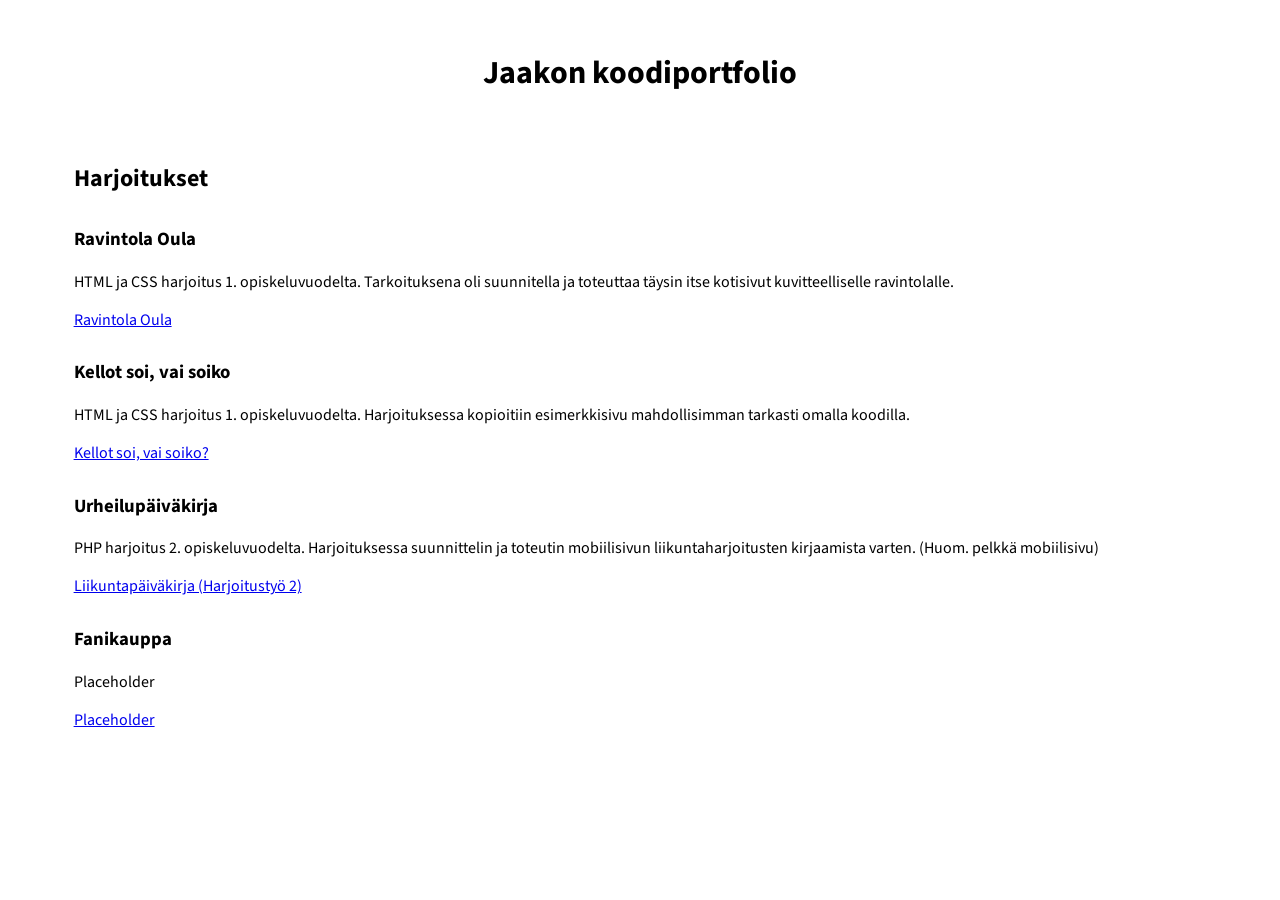
<file: index.html>
<!DOCTYPE html> <!-- Kommentti, tagt määrittää html-version HTML5:ksi-->
<html>
    <head>
        <title>Portfolio</title>
        <meta charset ="UTF-8">
        <style>
            @import url('https://fonts.googleapis.com/css2?family=Source+Sans+Pro&display=swap');
        </style>
        <link rel="stylesheet" type="text/css" href="./css/cssindex.css">
    </head>
    <body>
    <div class = "container">
        <div id = "otsikko">
            <h1>Jaakon koodiportfolio</h1>
        </div>
        <div id = "harjoitukset">
            <h2>Harjoitukset</h2>
            <h3>Ravintola Oula</h3>
            <p>HTML ja CSS harjoitus 1. opiskeluvuodelta. Tarkoituksena oli suunnitella ja toteuttaa täysin itse kotisivut kuvitteelliselle ravintolalle.</p>
            <a href ="./oula.html" target="_blank">Ravintola Oula</a><br>

            <h3>Kellot soi, vai soiko</h3>
            <p>HTML ja CSS harjoitus 1. opiskeluvuodelta. Harjoituksessa kopioitiin esimerkkisivu mahdollisimman tarkasti omalla koodilla.</p>
            <a href ="./kellot_soi/harj7.html" target="_blank">Kellot soi, vai soiko?</a><br>

            <h3>Urheilupäiväkirja</h3>
            <p>PHP harjoitus 2. opiskeluvuodelta. Harjoituksessa suunnittelin ja toteutin mobiilisivun liikuntaharjoitusten kirjaamista varten. (Huom. pelkkä mobiilisivu)</p>
            <a href="https://urheilupaivakirja.jaahuo20.treok.io" target="_blank">Liikuntapäiväkirja (Harjoitustyö 2)</a><br>

            <h3>Fanikauppa</h3>
            <p>Placeholder</p>
            <a href="/">Placeholder</a>
        </div>
    </div>
    </body>
</html>
</file>
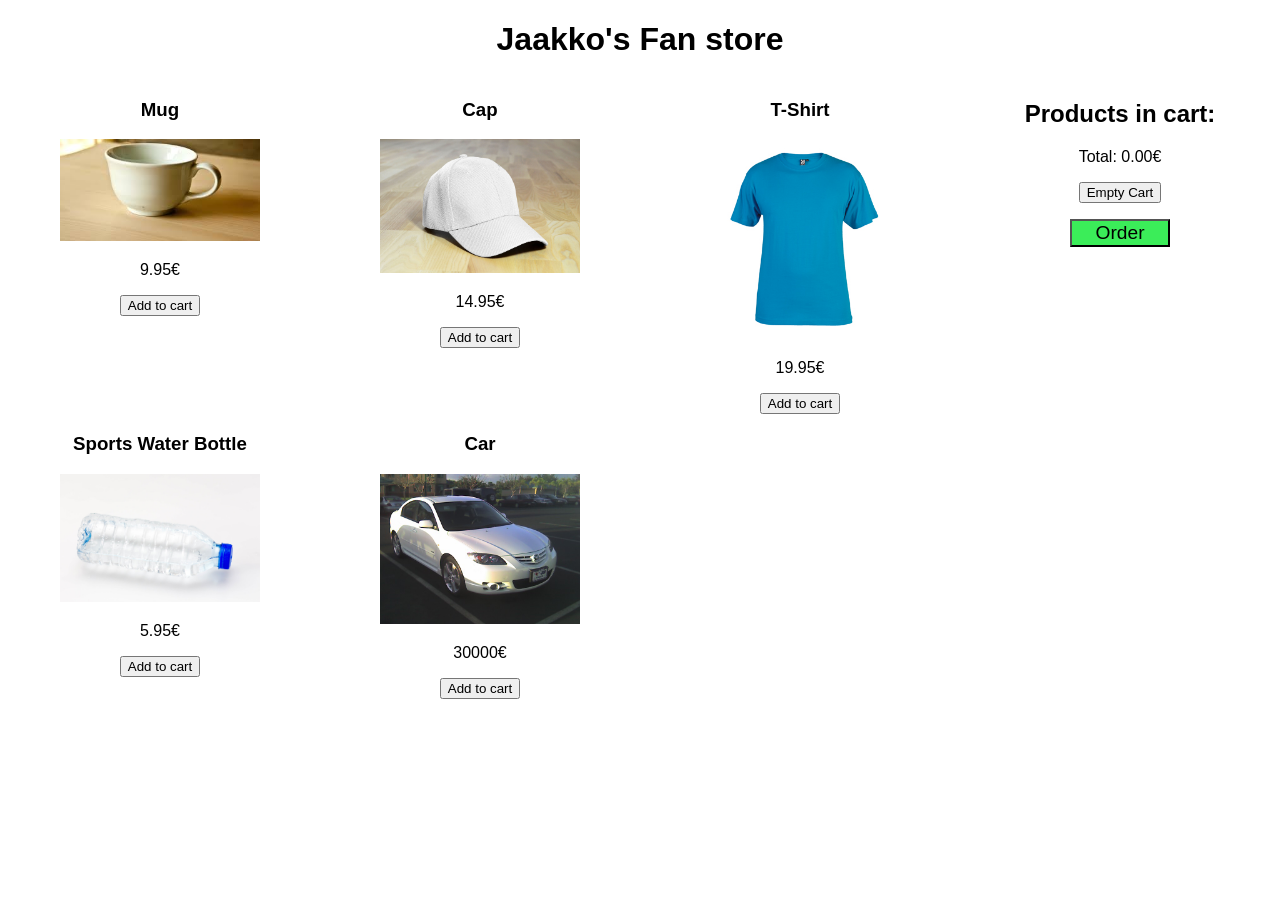
<file: fanikauppa/index.html>
<!doctype html><html lang="en"><head><meta charset="utf-8"/><link rel="icon" href="/fanikauppa/favicon.ico"/><meta name="viewport" content="width=device-width,initial-scale=1"/><meta name="theme-color" content="#000000"/><meta name="description" content="Web site created using create-react-app"/><link rel="apple-touch-icon" href="/fanikauppa/logo192.png"/><link rel="manifest" href="/fanikauppa/manifest.json"/><title>React App</title><script defer="defer" src="/fanikauppa/static/js/main.6c3982cd.js"></script><link href="/fanikauppa/static/css/main.a6bba061.css" rel="stylesheet"></head><body><noscript>You need to enable JavaScript to run this app.</noscript><div id="root"></div></body></html>
</file>
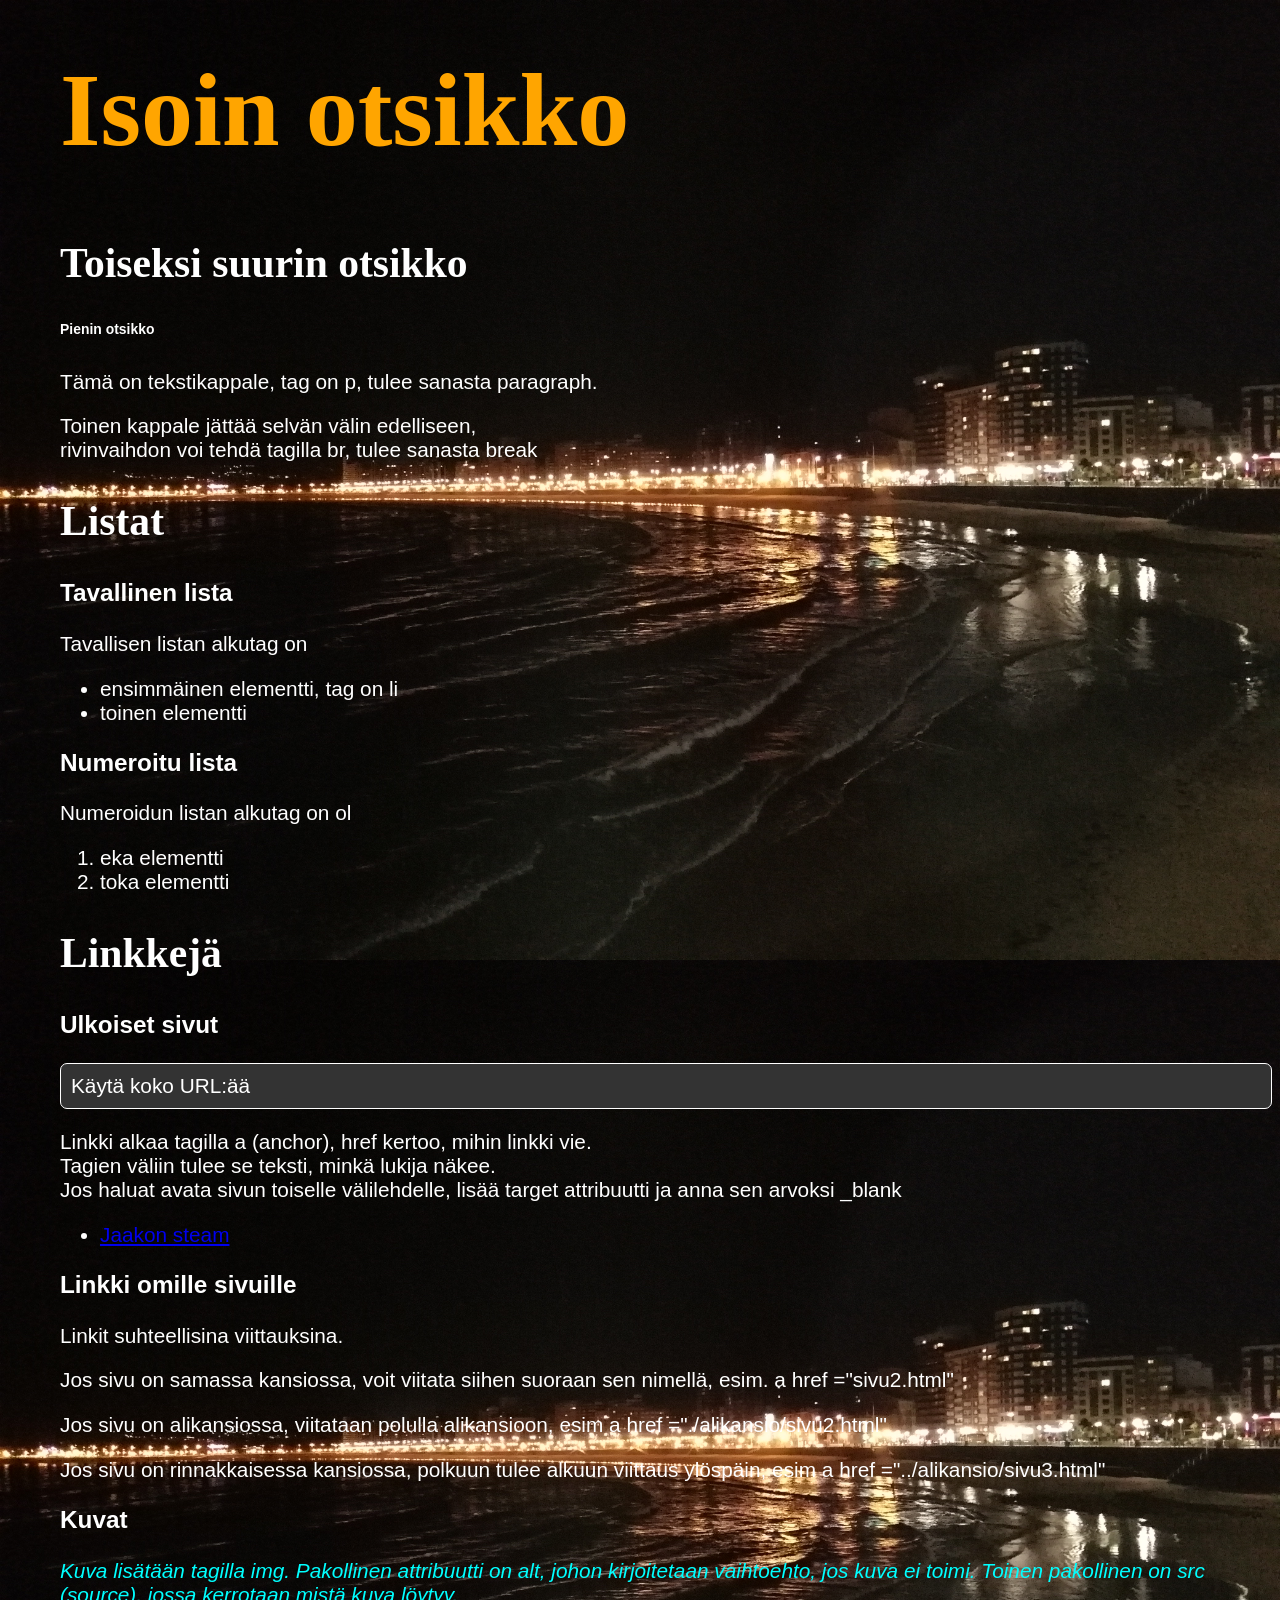
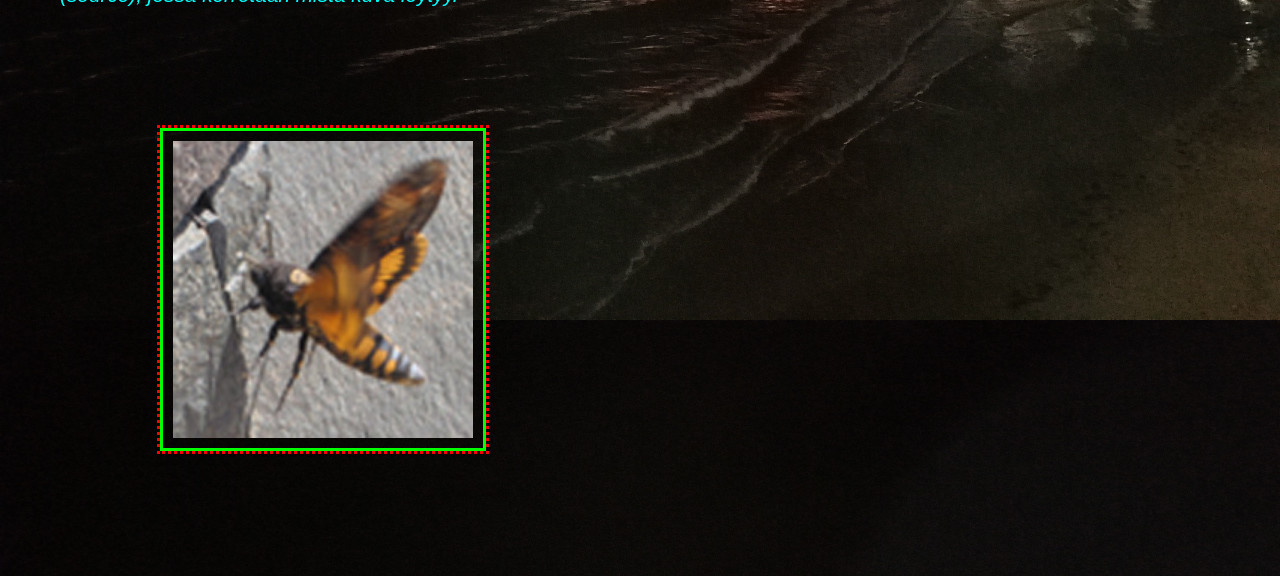
<file: demo1.html>
<!DOCTYPE HTML> <!--Kommentti, tagit määrittää html version HTML5:ksi-->
<html>
    <head>        
        <title>Demo 1</title>
        <meta charset ="UTF-8">
        <link rel="stylesheet" type="text/css" href="./css/demo1.css">
    </head>
    <body>
        <h1>Isoin otsikko</h1>
        <h2>Toiseksi suurin otsikko</h2>
        <h6>Pienin otsikko</h6>

        <p>Tämä on tekstikappale, tag on p, tulee sanasta paragraph.</p>
        <p>Toinen kappale jättää selvän välin edelliseen, <br>
            rivinvaihdon voi tehdä tagilla br, tulee sanasta break</p>
        <h2>Listat</h2>
        <h3>Tavallinen lista</h3>
        <p>Tavallisen listan alkutag on</p>
        <ul>
            <li>ensimmäinen elementti, tag on li</li>
            <li>toinen elementti</li>
        </ul>

        <h3>Numeroitu lista</h3>
        <p>Numeroidun listan alkutag on ol</p>
        <ol>
            <li>eka elementti</li>
            <li>toka elementti</li>
        </ol>

        <h2>Linkkejä</h2>
        <h3>Ulkoiset sivut</h3>
        <p id="tarkein">Käytä koko URL:ää</p>
        <p>Linkki alkaa tagilla a (anchor), href kertoo, mihin linkki vie.<br>
            Tagien väliin tulee se teksti, minkä lukija näkee. <br>Jos haluat avata sivun toiselle välilehdelle, lisää target attribuutti ja  anna sen arvoksi _blank</p>
        <ul>
            <li><a href="https://steamcommunity.com/id/jjasska"target="_blank">Jaakon steam</a></li>

        </ul>
        <h3>Linkki omille sivuille</h3>
        <p>Linkit suhteellisina viittauksina.</p>
        <p>Jos sivu on samassa kansiossa, voit viitata siihen suoraan sen nimellä, esim. a href ="sivu2.html"</p>
        <p>Jos sivu on alikansiossa, viitataan polulla alikansioon, esim a href ="./alikansio/sivu2.html"</p>
        <p>Jos sivu on rinnakkaisessa kansiossa, polkuun tulee alkuun viittaus ylöspäin, esim a href ="../alikansio/sivu3.html"</p>

        <h3>Kuvat</h3>
        <p class="kuvateksti">Kuva lisätään tagilla img. Pakollinen attribuutti on alt, johon kirjoitetaan vaihtoehto, jos kuva ei toimi. Toinen pakollinen on src (source), jossa kerrotaan mistä kuva löytyy.</p>
        <p><img src ="./kuvat/otus.jpg"alt ="otus"></p>
    
    </body>

</html>
</file>
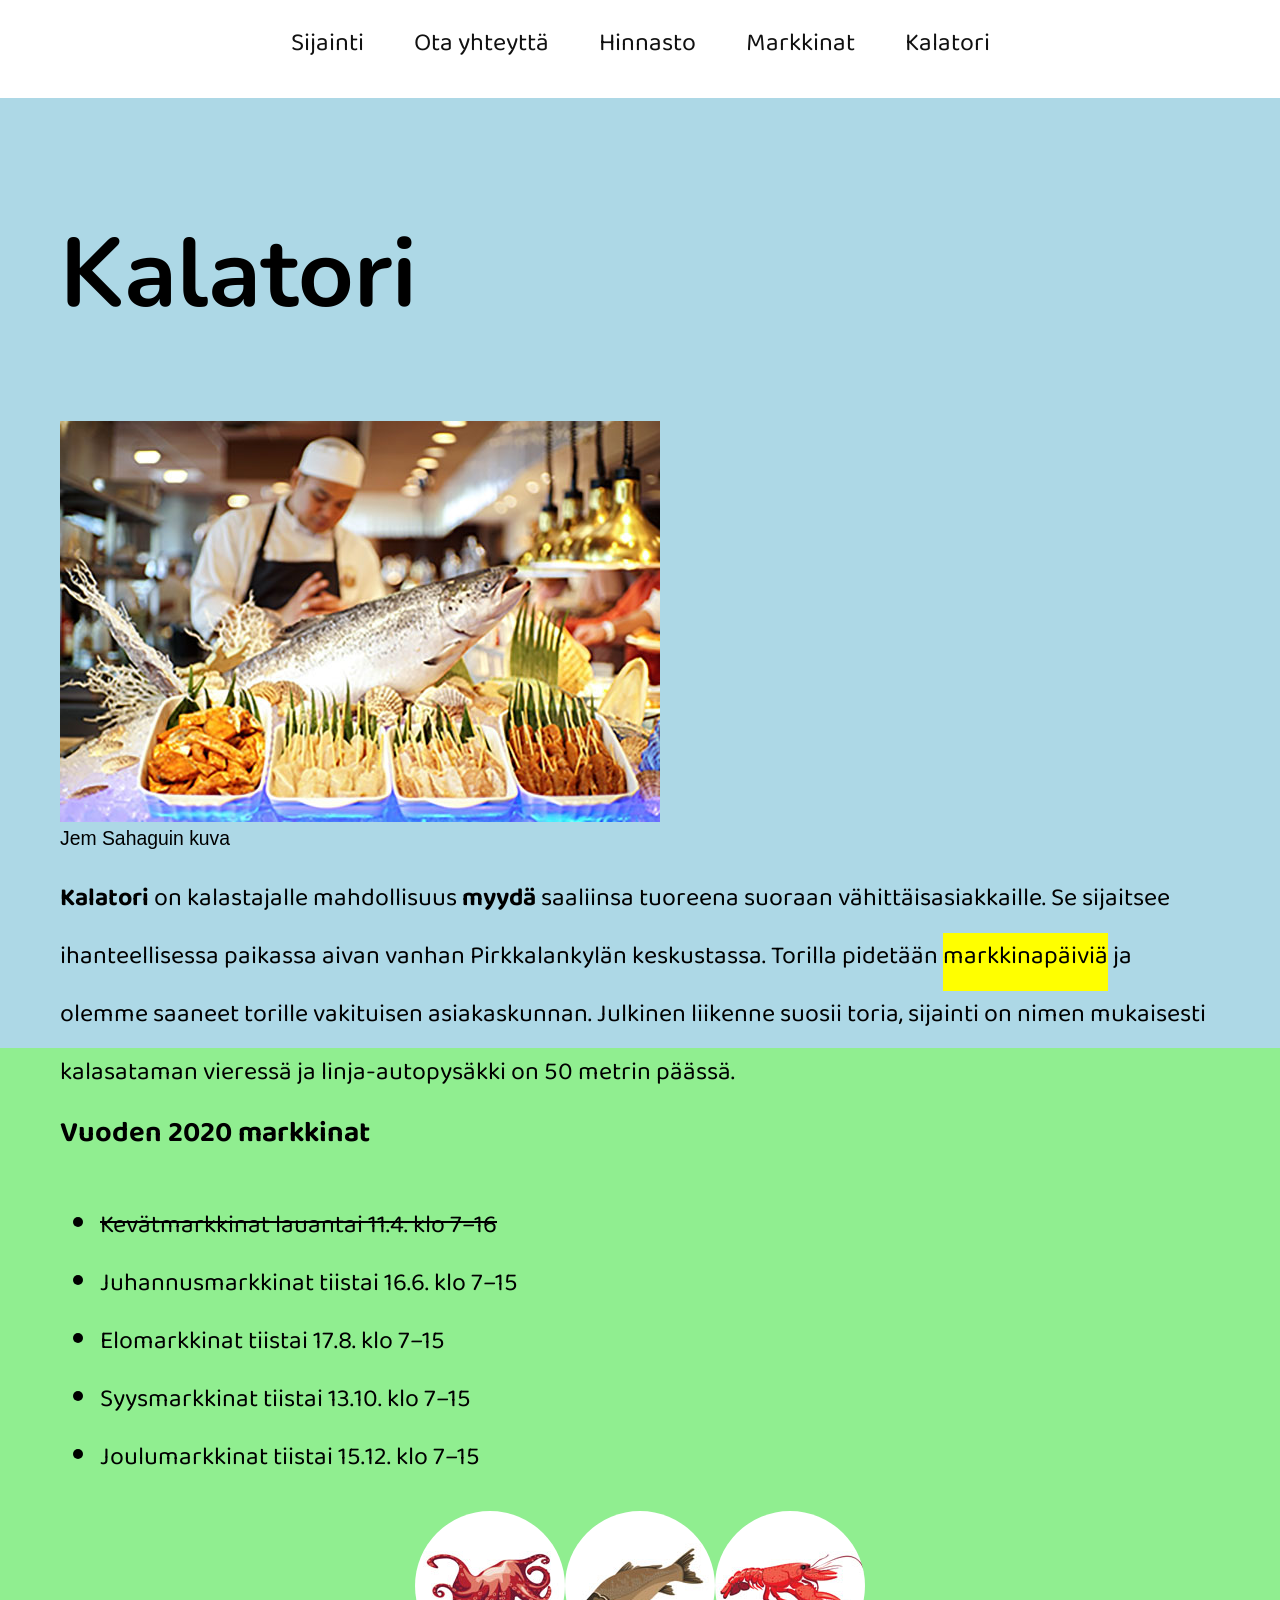
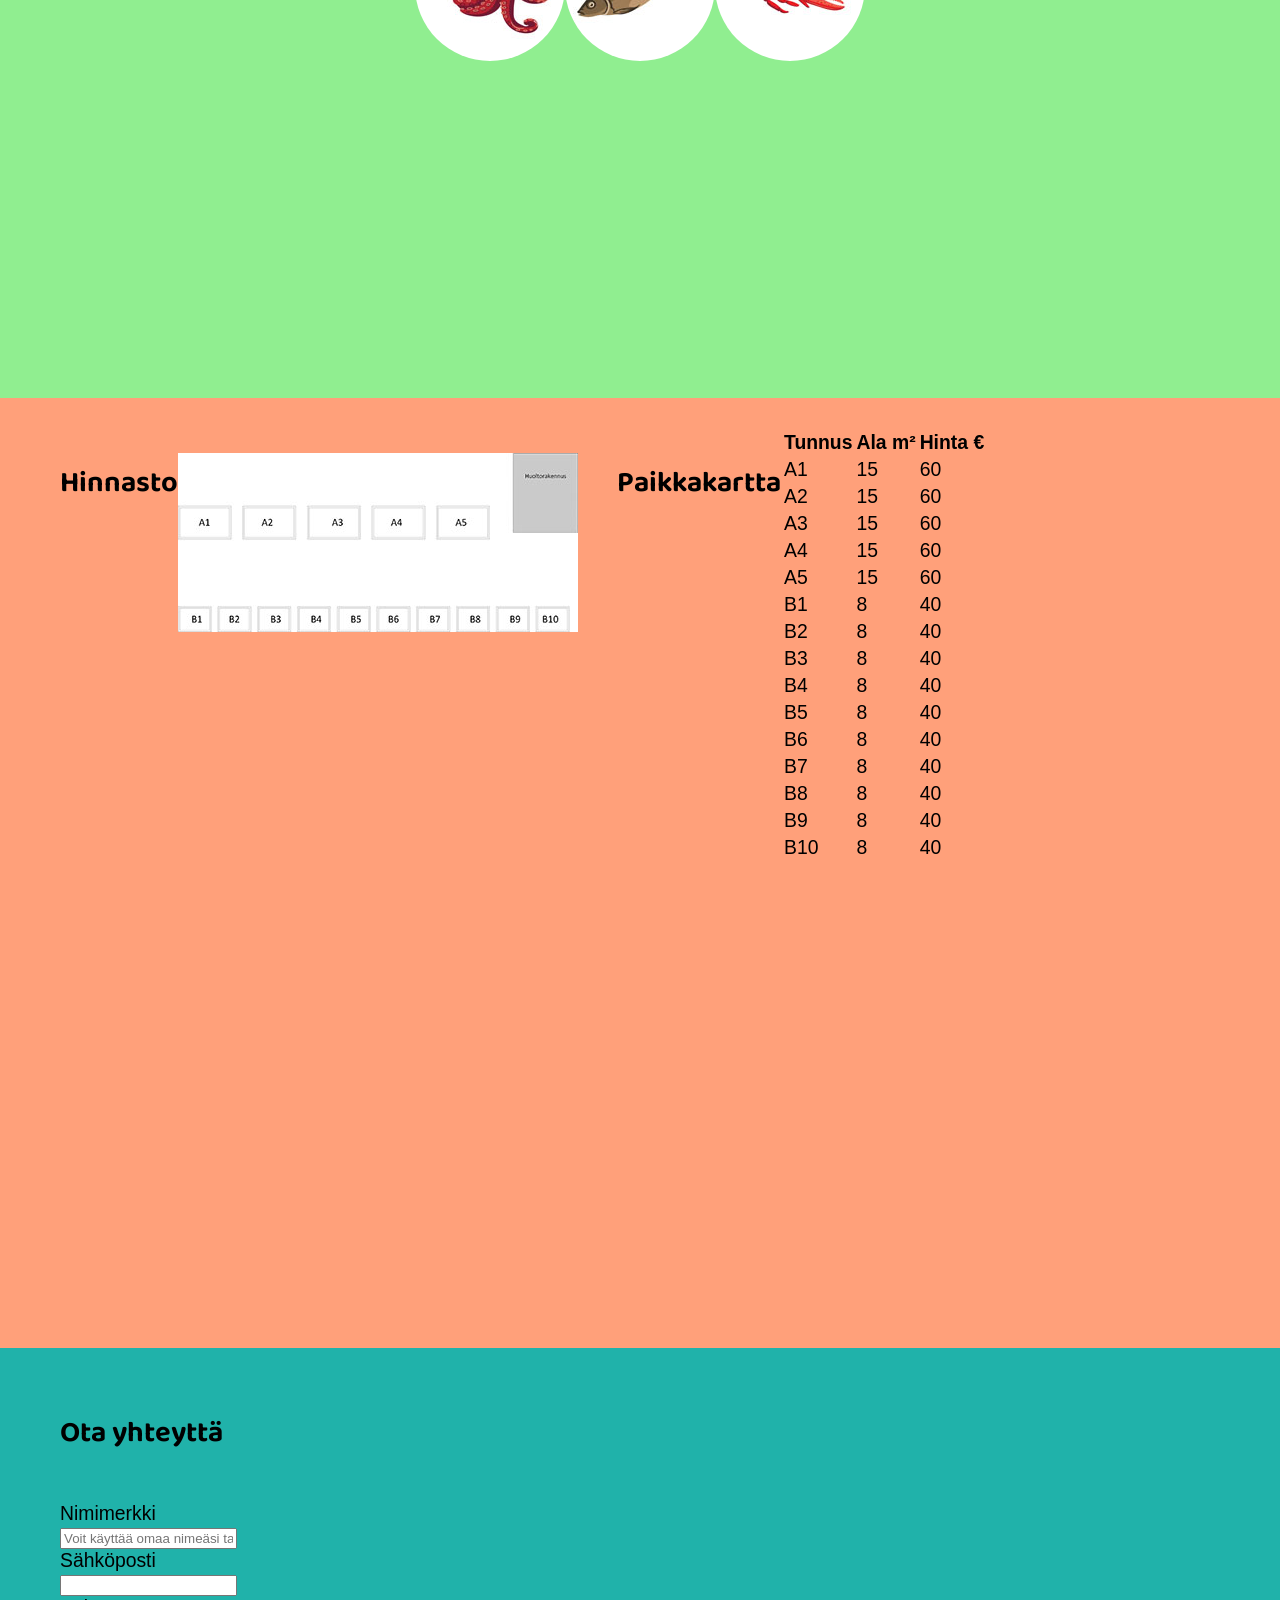
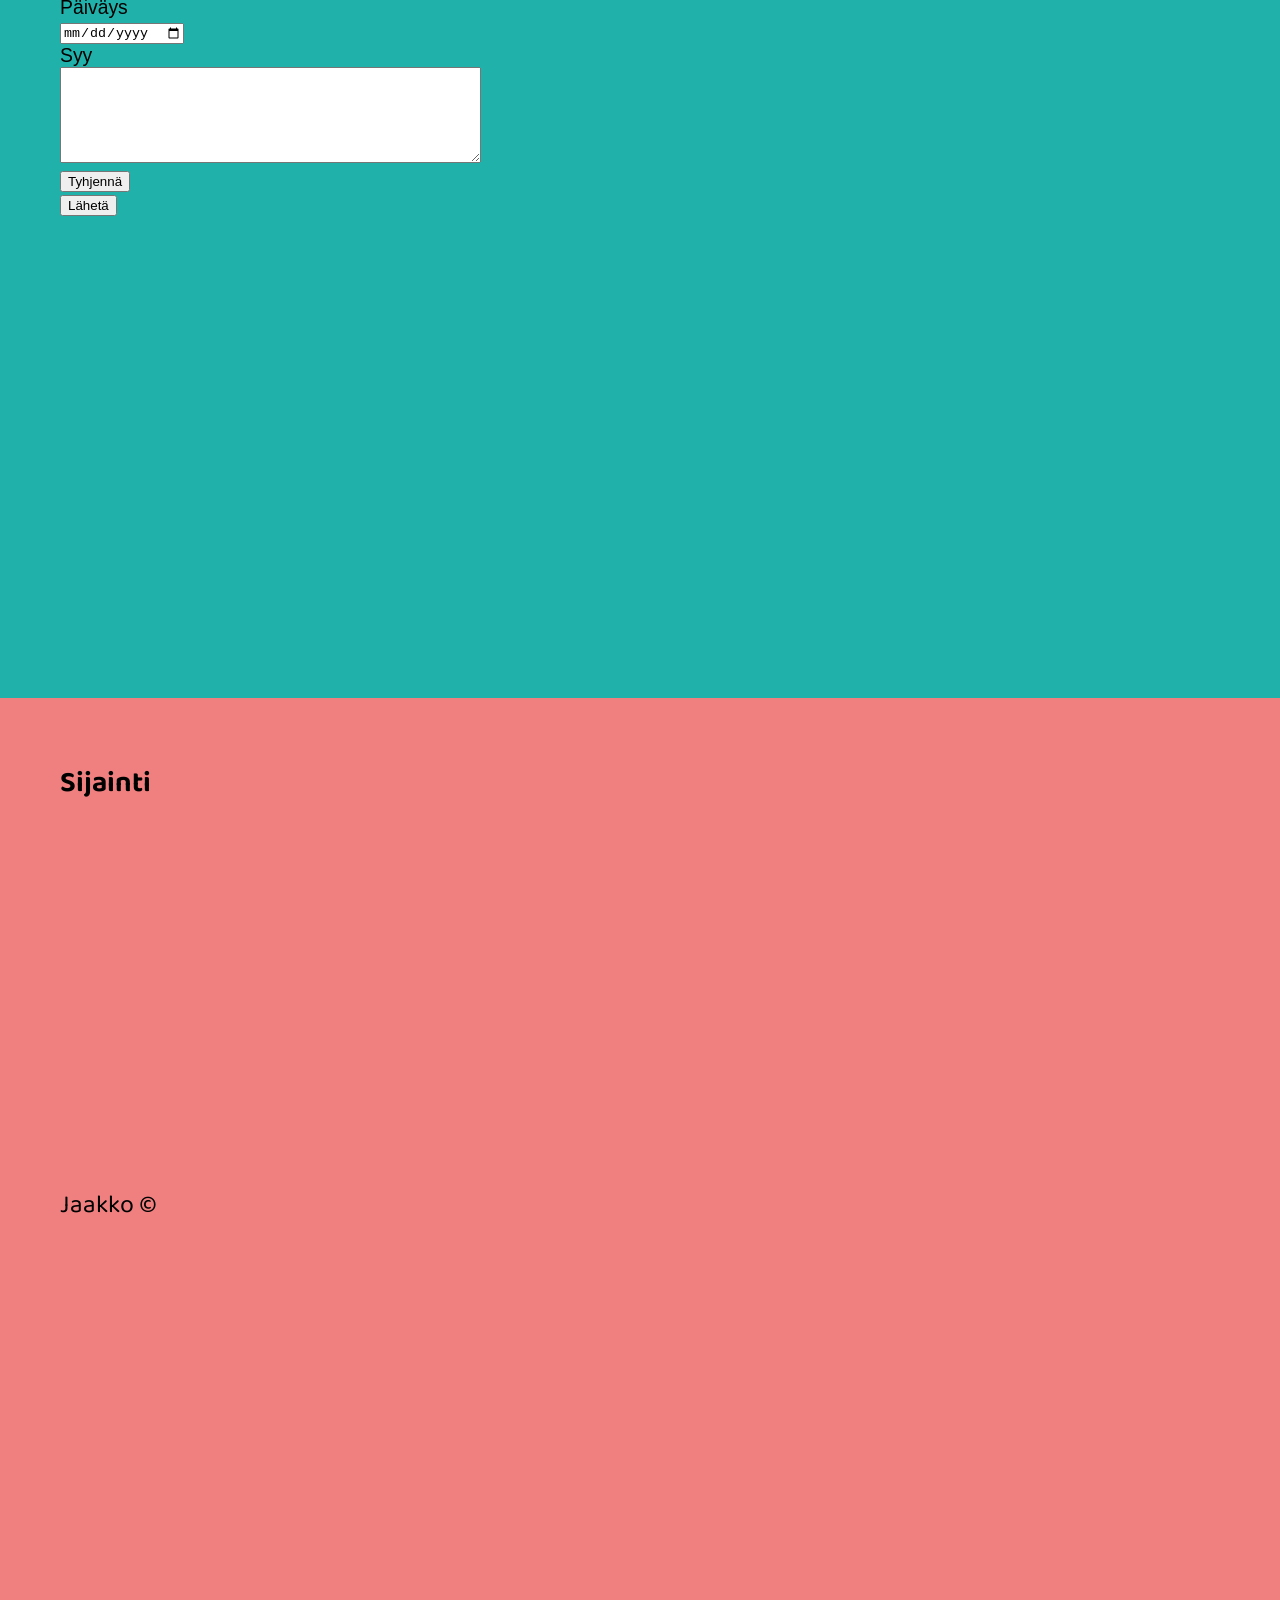
<file: demo2.html>
<!DOCTYPE HTML> <!--Kommentti, tagit määrittää html version HTML5:ksi-->
<html lang = "fi">
    <head>
        <link href="https://fonts.googleapis.com/css2?family=Nunito:ital,wght@1,600&display=swap" rel="stylesheet">
        <link href="https://fonts.googleapis.com/css2?family=Baloo+Tammudu+2:wght@500&family=Nunito:ital,wght@1,600&display=swap" rel="stylesheet">
        <link href="https://fonts.googleapis.com/css2?family=Comfortaa:wght@400;600&display=swap" rel="stylesheet">


        <link rel = "stylesheet" type = "text/css" href = "./css/demo2.css">
        <title>Demo 2</title>
        <meta charset ="UTF-8">
    </head>
    <body>

        <button onclick="topFunction()" id = "top" title="Go to top">Top</button>
    <header>
        <ul class="navi">
            <li class="navi"><a href = "#kalatori">Kalatori</a></li>
            <li class="navi"><a href = "#markkinat">Markkinat</a></li>
            <li class="navi"><a href = "#hinnasto">Hinnasto</a></li>
            <li class="navi"><a href = "#yhteys">Ota yhteyttä</a></li>
            <li class="navi"><a href = "#sijainti">Sijainti</a></li>
        </ul>
    </header>
        <section id = "kalatori">
        <a name = "kalatori"><h1>Kalatori</h1></a>
        <img src = "./kuvat/kala.jpg" alt = "kala"><br>
        Jem Sahaguin kuva

        <p><strong>Kalatori</strong> on kalastajalle mahdollisuus <b>myydä</b> saaliinsa tuoreena suoraan vähittäisasiakkaille. 
        Se sijaitsee ihanteellisessa paikassa aivan vanhan Pirkkalankylän  keskustassa. 
        Torilla pidetään <mark>markkinapäiviä</mark> ja olemme saaneet torille vakituisen asiakaskunnan.
        Julkinen liikenne suosii toria, sijainti on nimen mukaisesti kalasataman vieressä ja linja-autopysäkki on 50 metrin päässä.</p>
        </section>
        <section id = "markkinat">
        <a name = "markkinat"><h3>Vuoden 2020 markkinat</h3></a>
        
        <ul>  
            <li><del>Kevätmarkkinat lauantai 11.4. klo 7–16</del></li>
            <li>Juhannusmarkkinat tiistai 16.6. klo 7–15</li>
            <li>Elomarkkinat tiistai 17.8. klo 7–15</li>
            <li>Syysmarkkinat tiistai 13.10. klo 7–15</li>
            <li>Joulumarkkinat tiistai 15.12. klo 7–15</li>
        </ul> 

    <div id = "kuvat">
        <img src = "./kuvat/mustekala.jpg" alt = "mustekala" class = "round">
        <img src = "./kuvat/pienikala.jpg" alt = "pieni kala" class = "round">
        <img src = "./kuvat/rapu.jpg" alt = "rapu" class = round>
        
    </div>

        </section>
        <section id = "hinnasto">
    <div id = "hintaalue">
            <a name = "hinnasto"><h3>Hinnasto</h3></a>

        <div id = "paikkakartta">
        <p>
            <img src = "./kuvat/tori.jpg" alt = "tori"><br>
        </div>
            <h3>Paikkakartta</h3>
            </p>

        <div id = "hintataulukko">

            <table>
                <tr>
                    <th>Tunnus</th> <!--table head-->
                    <th>Ala m&#178;</th>
                    <th>Hinta &euro;</th>

                </tr>
                <tr>
                    <td>A1</td>   <!--table data-->
                    <td>15</td>
                    <td>60</td>
                </tr>
                <tr>
                    <td>A2</td>   <!--table data-->
                    <td>15</td>
                    <td>60</td>
                </tr>
                <tr>
                    <td>A3</td>   <!--table data-->
                    <td>15</td>
                    <td>60</td>
                </tr>
                <tr>
                    <td>A4</td>   <!--table data-->
                    <td>15</td>
                    <td>60</td>
                </tr>
                <tr>
                    <td>A5</td>   <!--table data-->
                    <td>15</td>
                    <td>60</td>
                </tr>
                <tr>
                    <td>B1</td>   <!--table data-->
                    <td>8</td>
                    <td>40</td>
                </tr>
                <tr>
                    <td>B2</td>   <!--table data-->
                    <td>8</td>
                    <td>40</td>
                </tr>
                <tr>
                    <td>B3</td>   <!--table data-->
                    <td>8</td>
                    <td>40</td>
                </tr>
                <tr>
                    <td>B4</td>   <!--table data-->
                    <td>8</td>
                    <td>40</td>
                </tr>
                <tr>
                    <td>B5</td>   <!--table data-->
                    <td>8</td>
                    <td>40</td>
                </tr>
                <tr>
                    <td>B6</td>   <!--table data-->
                    <td>8</td>
                    <td>40</td>
                </tr>
                <tr>
                    <td>B7</td>   <!--table data-->
                    <td>8</td>
                    <td>40</td>
                </tr>
                <tr>
                    <td>B8</td>   <!--table data-->
                    <td>8</td>
                    <td>40</td>
                </tr>
                <tr>
                    <td>B9</td>   <!--table data-->
                    <td>8</td>
                    <td>40</td>
                </tr>
                <tr>
                    <td>B10</td>   <!--table data-->
                    <td>8</td>
                    <td>40</td>
                </tr>
        
        


            </table>
        </div>
    </div>
        </section>
        <section id = "yhteys">
        <a name = "yhteys"><h3>Ota yhteyttä</h3></a>

        <form action = "http://www.leeniemi.net/sasp20/lomakedemo4.php" method = "post">
            
            Nimimerkki<br>
            <input type = "text" name = "nimi" required placeholder = "Voit käyttää omaa nimeäsi tai nimimerkkiä"><br>

            Sähköposti<br>
            <input type = "email" name = "email" required><br>

            Päiväys<br>
            <input type = "date" name = "pvm"><br>

            Syy<br>
            <textarea rows = "6" cols = "50">

            </textarea><br>
            
            <input type = "reset" value = "Tyhjennä"><br>
            <input type = "submit" value = "Lähetä">
        
        </form>



        </section>
        <section id = "sijainti">
        <a name = "sijainti"><h3>Sijainti</h3></a>
        <iframe src="https://www.google.com/maps/embed?pb=!1m18!1m12!1m3!1d1906.6184370128894!2d23.555092615171414!3d61.4535548003846!2m3!1f0!2f0!3f0!3m2!1i1024!2i768!4f13.1!3m3!1m2!1s0x468ed9fa83d6429f%3A0xb142d41e406c097d!2sKierikantie%2018%2C%2033980%20Pirkkala!5e0!3m2!1sfi!2sfi!4v1598336788416!5m2!1sfi!2sfi" width="400" height="300" style="border:0;" allowfullscreen="" aria-hidden="false" tabindex="0"></iframe>
        <p>Jaakko &copy;</p>
        </section>

        <script>
                //Get the button
                var mybutton = document.getElementById("top");
                
                // When the user scrolls down 20px from the top of the document, show the button
                window.onscroll = function() {scrollFunction()};
                
                function scrollFunction() {
                  if (document.body.scrollTop > 20 || document.documentElement.scrollTop > 20) {
                    mybutton.style.display = "block";
                  } else {
                    mybutton.style.display = "none";
                  }
                }
                
                // When the user clicks on the button, scroll to the top of the document
                function topFunction() {
                  document.body.scrollTop = 0;
                  document.documentElement.scrollTop = 0;
                }
                </script>
    </body>
</html>
</file>
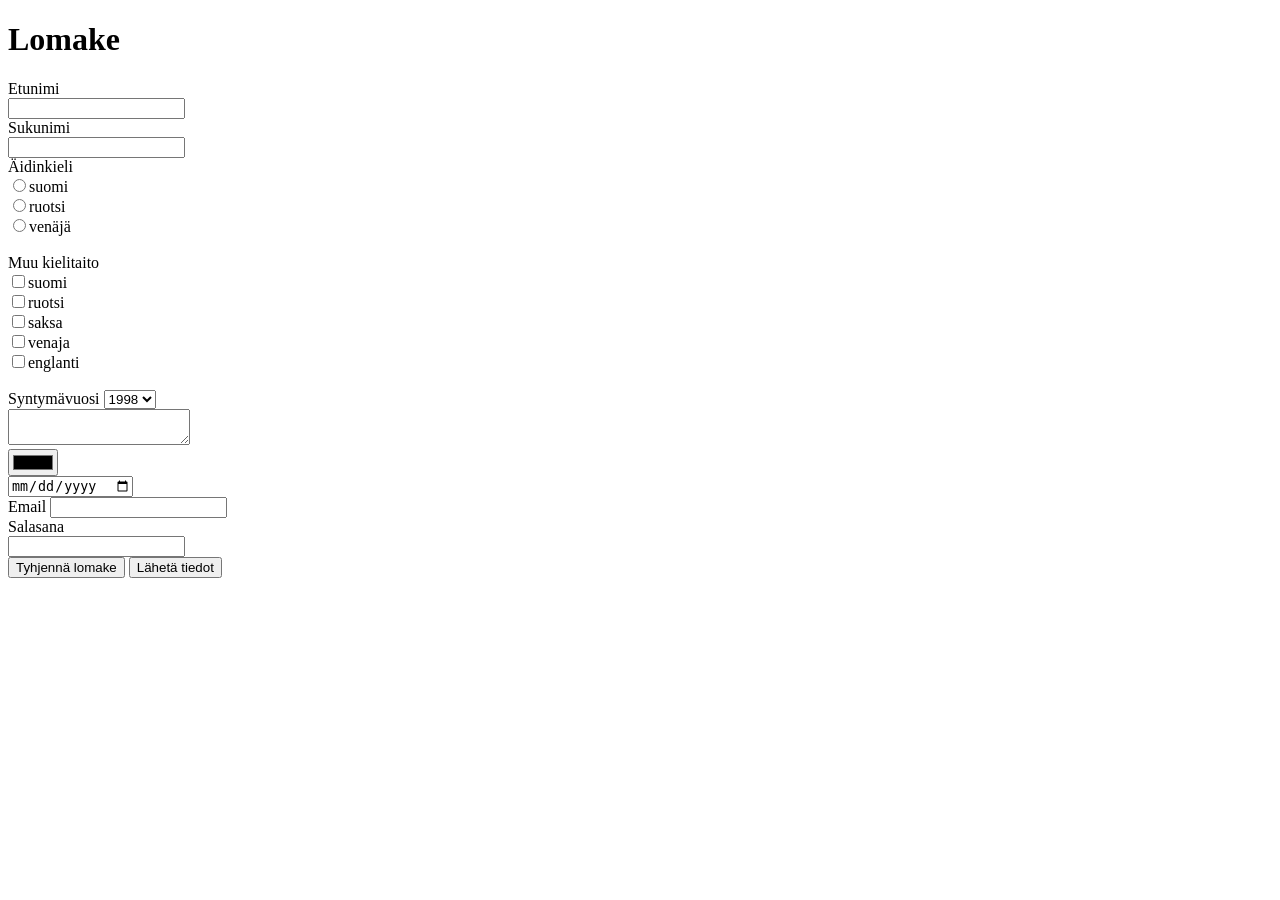
<file: demo6.html>
<!DOCTYPE HTML> <!--Kommentti, tagit määrittää html version HTML5:ksi-->
<html lang = "fi">
    <head>        
        <title>Demo 6</title>
        <meta charset ="UTF-8">
    </head>
    <body>
    <h1>Lomake</h1>


    <form action ="https://www.leeniemi.net/julkiset19/luelomake.php" method="post">
    
        Etunimi<br>
        <input type = "text" name = "enimi" id = "enimi"><br>

        Sukunimi<br>
        <input type = "text" name = "snimi" id = "snimi"><br>

        Äidinkieli<br>
        <input type = "radio" name = "kieli" id = "kieli" value = "suomi">suomi<br>
        <input type = "radio" name = "kieli" id = "kieli" value = "ruotsi">ruotsi<br>
        <input type = "radio" name = "kieli" id = "kieli" value = "venaja">venäjä<br>
        <br>

        Muu kielitaito<br>
        <input type = "checkbox" name = "suomi" id = "suomi">suomi<br>
        <input type = "checkbox" name = "ruotsi" id = "ruotsi">ruotsi<br>
        <input type = "checkbox" name = "saksa" id = "saksa">saksa<br>
        <input type = "checkbox" name = "venaja" id = "venaja">venaja<br>
        <input type = "checkbox" name = "englanti" id = "englanti">englanti<br>
        <br>

        Syntymävuosi
        <select name = "vuosi">
            <option value = "1998">1998</option>
            <option value = "1999">1999</option>
            <option value = "2000">2000</option>
            <option value = "2001">2001</option>
            <option value = "2002">2002</option>
            <option value = "2003">2003</option>
            <option value = "2004">2004</option>
        </select>
        <br>
        <textarea name = "vapaa">

        </textarea>
        <br>

        <input type = "color"><br>
        <input type = "date" required><br>
        Email
        <input type = "email" required><br>

        Salasana<br>
        <input type = "password" name = "password"><br>

        <input type = "reset" value = "Tyhjennä lomake">
        <input type = "submit" value = "Lähetä tiedot">


    </form>

</body>
</html>
</file>
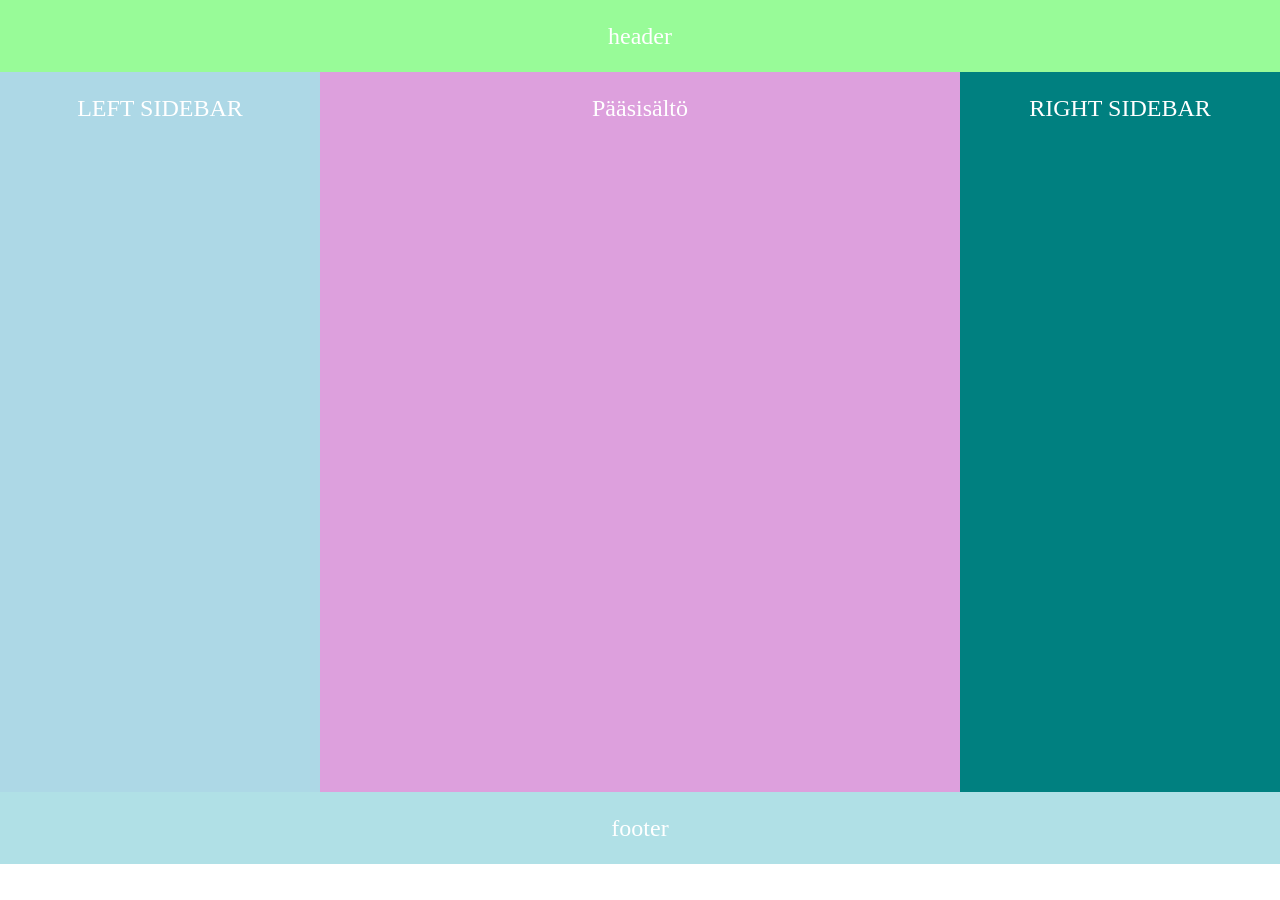
<file: demo7a.html>
<!DOCTYPE html>
<html lang="en">
<head>
    <meta charset="UTF-8">
    <meta name="viewport" content="width=device-width, initial-scale=1.0">
    <link rel = "stylesheet" type = "text/css" href = "./css/demo7a.css">
    <title>Demo 7 a</title>
</head>
<body>
    

<div class="container">

    <header>
        header
    </header>
    <div class = "content">
        <main>Pääsisältö</main>
        <aside class = "left-sidebar">LEFT SIDEBAR</aside>
        <aside class = "right-sidebar">RIGHT SIDEBAR</aside>

    </div>
    <footer>
        footer
    </footer>
</div>



</body>
</html>
</file>
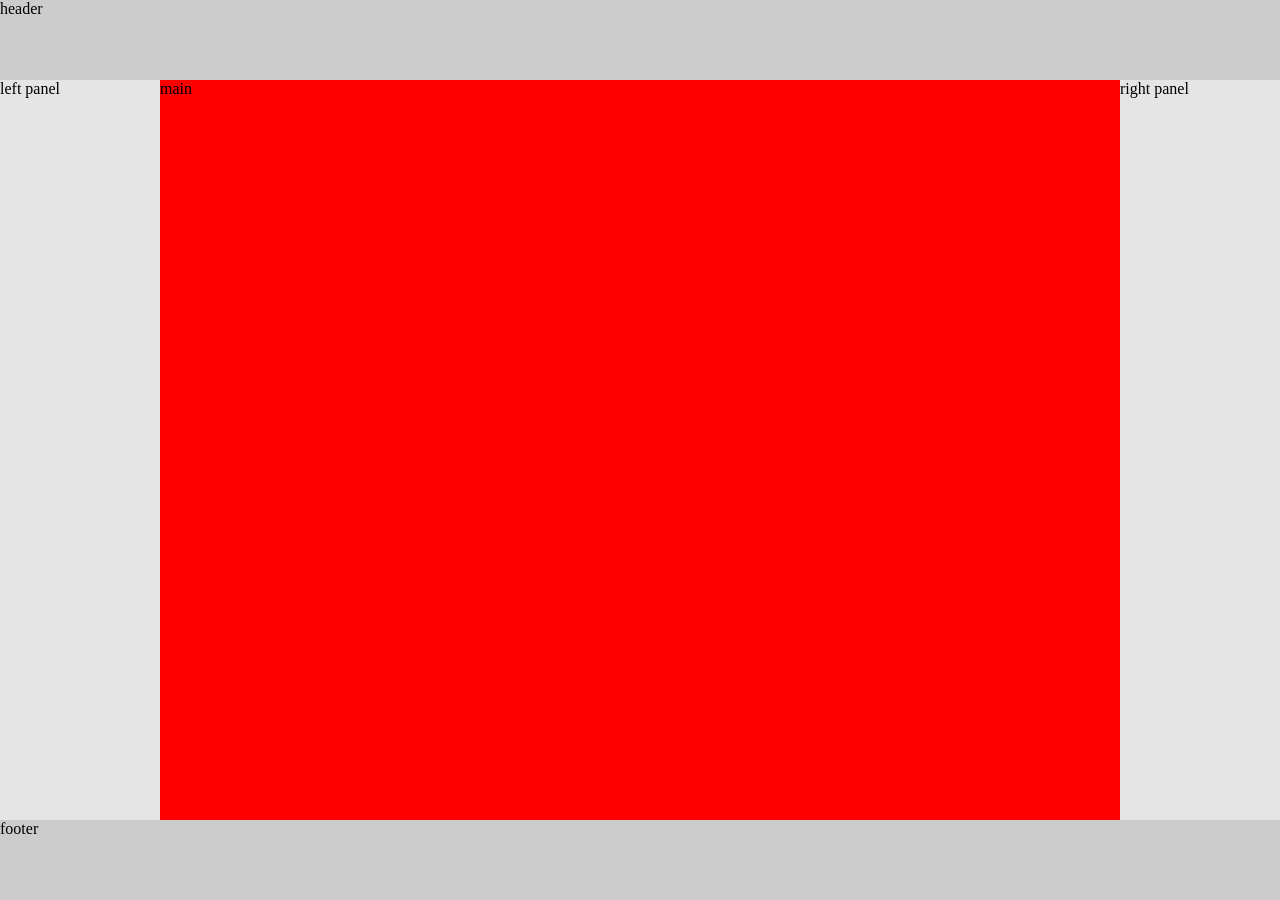
<file: demo7b.html>
<!DOCTYPE html>
<html lang="en">
<head>
    <meta charset="UTF-8">
    <meta name="viewport" content="width=device-width, initial-scale=1.0">
    <link rel = "stylesheet" type = "text/css" href = "./css/demo7b.css">
    <title>Demo 7 b</title>
</head>
<body>

    <div class = "container">
        <header>
            header
        </header>

        <aside class = "leftpanel">
            left panel
        </aside>

        <main>
            main
        </main>

        <aside class = "rightpanel">
            right panel
        </aside>

        <footer>
            footer
        </footer>
    </div>


</body>
</html>
</file>
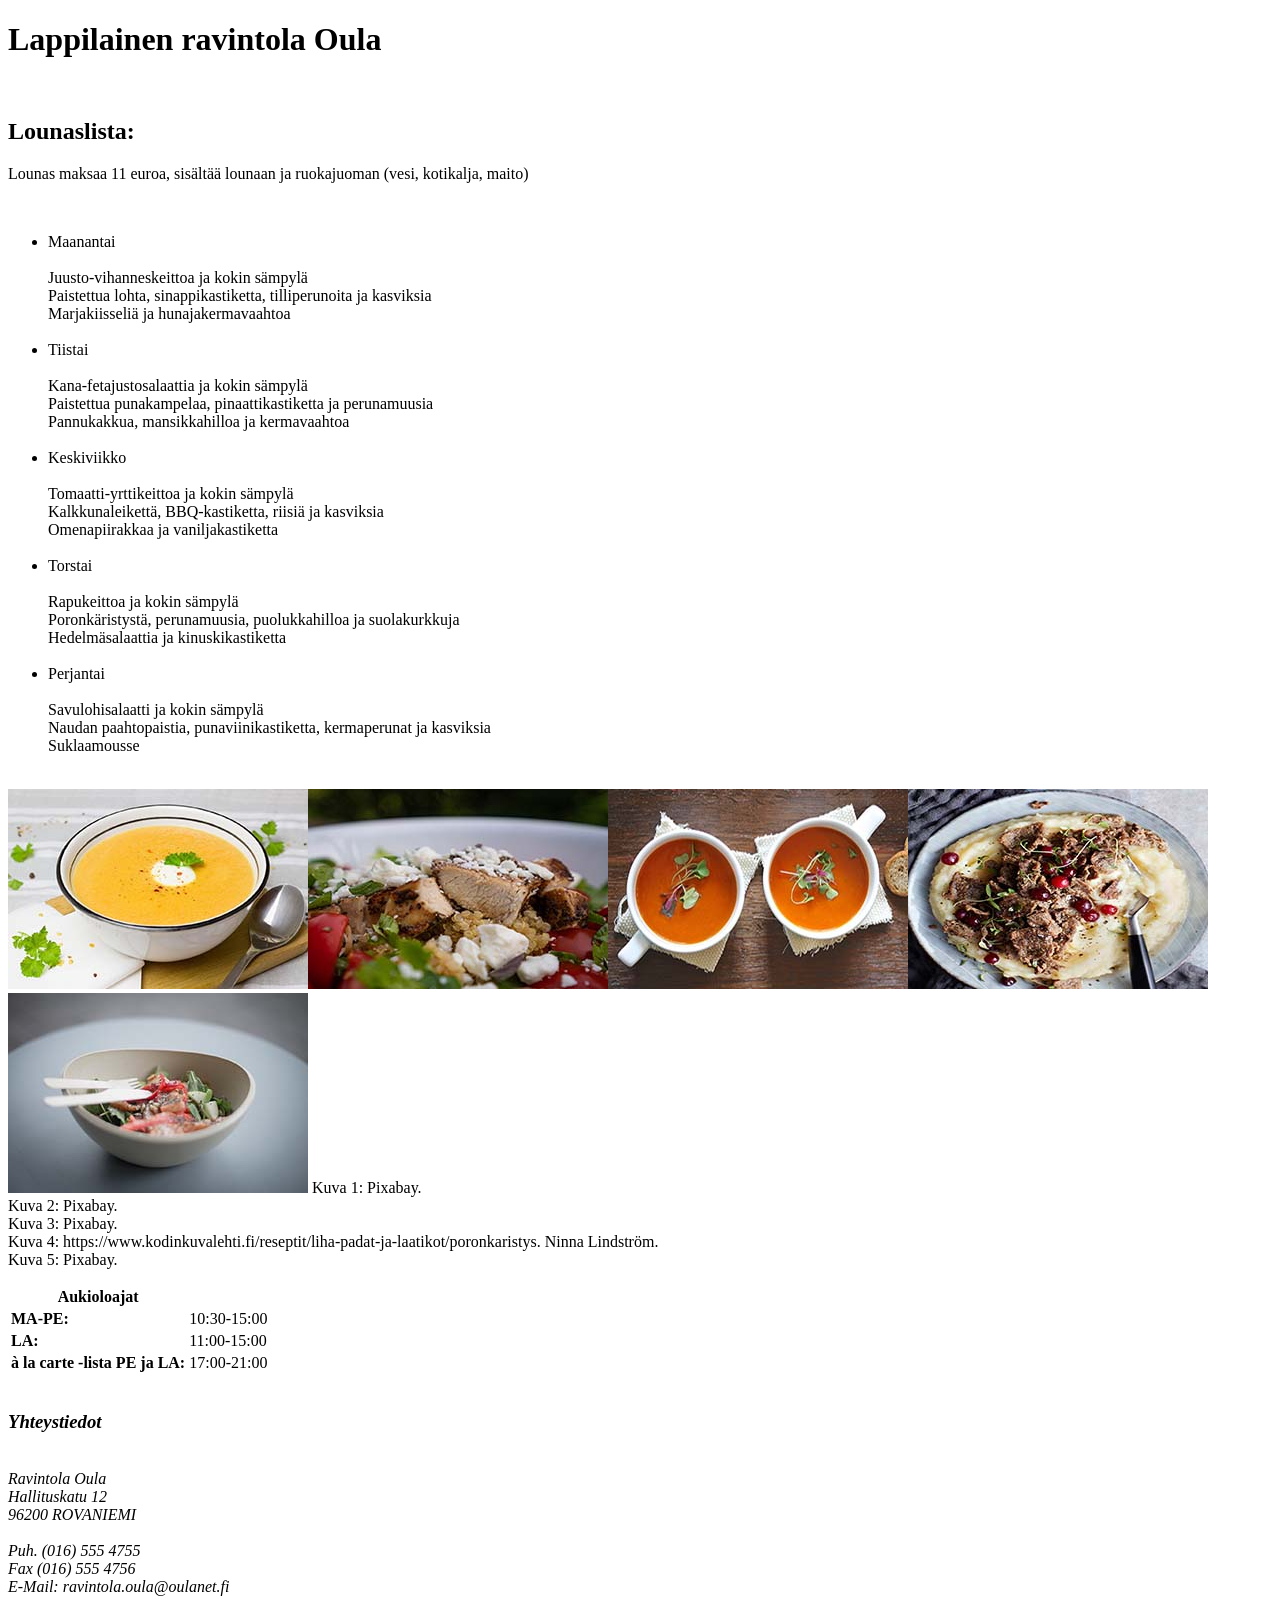
<file: hajr2.html>
<!DOCTYPE HTML> <!--Kommentti, tagit määrittää html version HTML5:ksi-->
<html lang = "fi">
    <head>        
        <title>Harj 2</title>
        <meta charset ="UTF-8">
    </head>
    <body>
        <h1>Lappilainen ravintola Oula</h1>
        <br>
        <h2>Lounaslista:</h2>
        <p>Lounas maksaa 11 euroa, sisältää lounaan ja ruokajuoman (vesi, kotikalja, maito)</p><br>
        <ul>
            <li>Maanantai<br>
            <br>
            Juusto-vihanneskeittoa ja kokin sämpylä<br>
            Paistettua lohta, sinappikastiketta, tilliperunoita ja kasviksia<br>
            Marjakiisseliä ja hunajakermavaahtoa<br>
            </li>
            <br>
            
            <li>Tiistai<br>
            <br>
            Kana-fetajustosalaattia ja kokin sämpylä<br>
            Paistettua punakampelaa, pinaattikastiketta ja perunamuusia<br>
            Pannukakkua, mansikkahilloa ja kermavaahtoa<br>
            </li>
            <br>
            
            <li>Keskiviikko<br>
            <br>
            Tomaatti-yrttikeittoa ja kokin sämpylä<br>
            Kalkkunaleikettä, BBQ-kastiketta, riisiä ja kasviksia<br>
            Omenapiirakkaa ja vaniljakastiketta<br>
            </li>
            <br>
            
            <li>Torstai<br>
            <br>
            Rapukeittoa ja kokin sämpylä<br>
            Poronkäristystä, perunamuusia, puolukkahilloa ja suolakurkkuja<br>
            Hedelmäsalaattia ja kinuskikastiketta<br>
            </li>
            <br>
            
            <li>Perjantai<br>
            <br>
            Savulohisalaatti ja kokin sämpylä<br>
            Naudan paahtopaistia, punaviinikastiketta, kermaperunat ja kasviksia<br>
            Suklaamousse<br>
            </li>
            <br>
        </ul>
            <p>
                <img src = "./kuvat/kasviskeitto.jpg" alt = "juustovihanneskeitto"><img src = "./kuvat/salaatti.jpg" alt = "kanasalaatti"><img src = "./kuvat/tomaattikeitto.jpg" alt = "tomaattikeitto"><img src = "./kuvat/poronkaristys.jpg" alt = "poronkäristys"><img src="./kuvat/lohisalaatti.jpg" alt = "lohisalaatti">
                Kuva 1: Pixabay.<br>Kuva 2: Pixabay.<br>Kuva 3: Pixabay.<br>Kuva 4: https://www.kodinkuvalehti.fi/reseptit/liha-padat-ja-laatikot/poronkaristys. Ninna Lindström.<br>Kuva 5: Pixabay.
            </p>
            <table>
                <tr>
                    <th>Aukioloajat</th>
                  </tr>
                  <tr>
                    <td><b>MA-PE: </b></td>
                    <td>10:30-15:00</td>
                  </tr>
                  <tr>
                    <td><b>LA: </b></td>
                    <td>11:00-15:00</td>
                  </tr>
                  <tr>
                    <td><b>à la carte -lista PE ja LA: </b></td>
                    <td>17:00-21:00</td>
                  </tr>
            </table>
            <br>
        <address>
            <h3>Yhteystiedot</h3><br>
            Ravintola Oula<br>
            Hallituskatu 12<br>
            96200 ROVANIEMI<br>
            <br>
            Puh. (016) 555 4755<br>
            Fax (016) 555 4756<br>
            E-Mail: ravintola.oula@oulanet.fi<br>
        </address>
    </body>
</file>
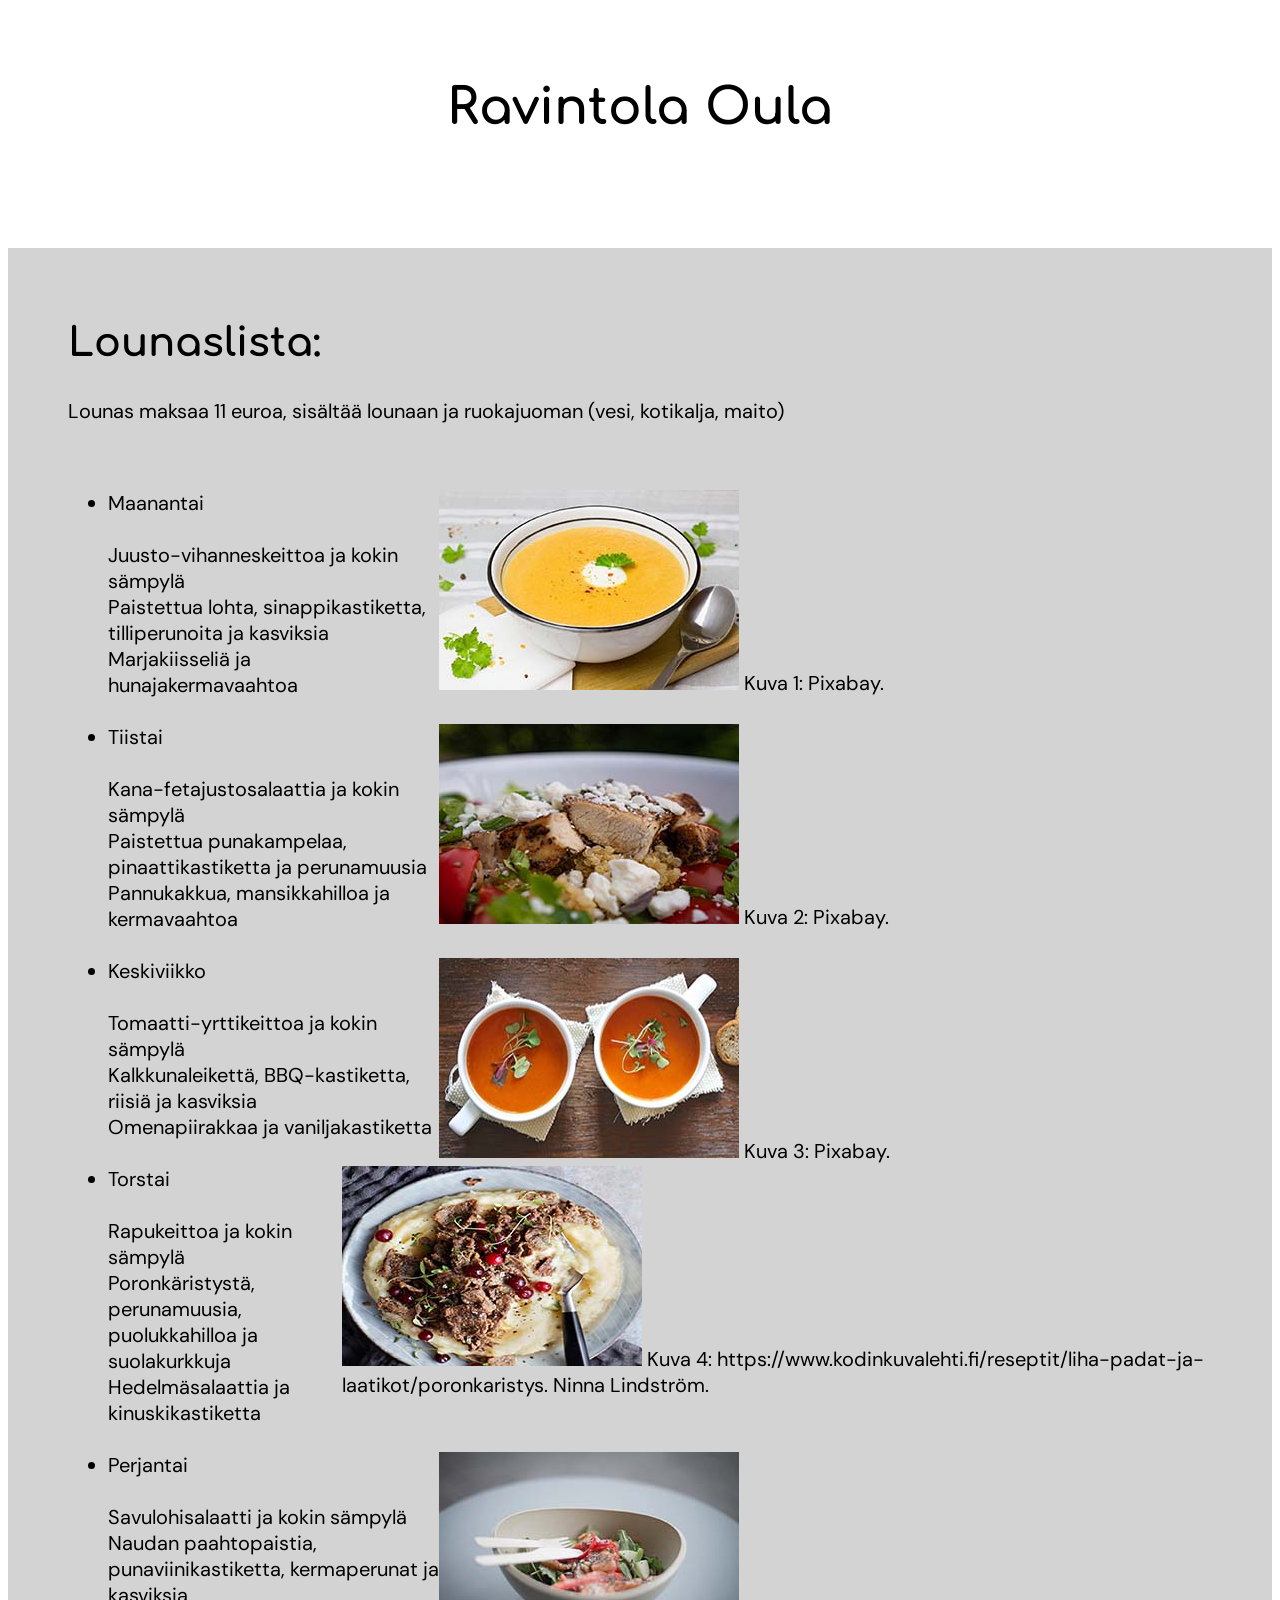
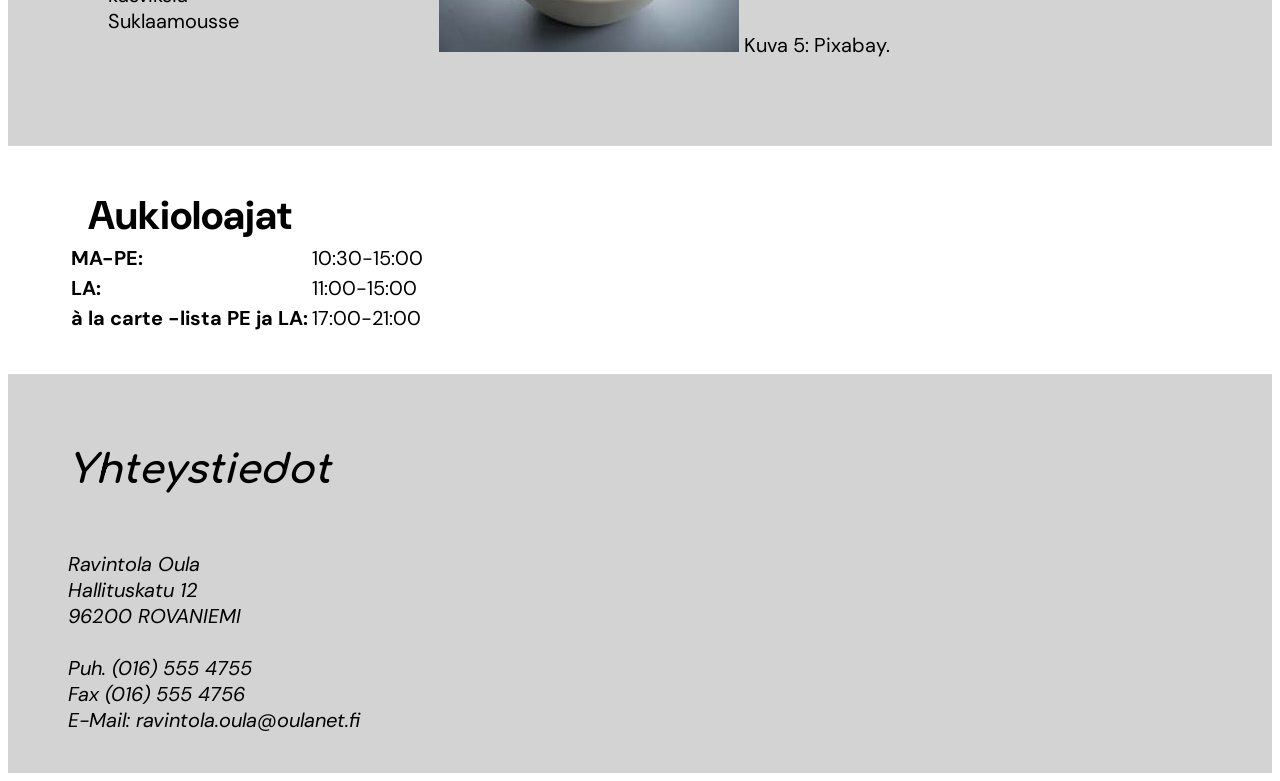
<file: harj2.html>
<!DOCTYPE HTML> <!--Kommentti, tagit määrittää html version HTML5:ksi-->
<html lang = "fi">
    <head>        
        <title>Ravintola Oula</title>
        <meta charset ="UTF-8">
        <link rel="stylesheet" type="text/css" href="./css/cssharj2.css">
        <link href="https://fonts.googleapis.com/css2?family=Comfortaa:wght@600&family=DM+Sans:wght@500&display=swap" rel="stylesheet">


        
    </head>
    <body>
    <section id = "otsikko">
        <h1>Ravintola Oula</h1>
        <br>
    </section>
    <section id = "lounaslista">
            <h2>Lounaslista:</h2>
            <p>Lounas maksaa 11 euroa, sisältää lounaan ja ruokajuoman (vesi, kotikalja, maito)</p><br>
        <ul>
            <div id = "maanantai">
                <div class = "paivanteksti"> 
                        <li>Maanantai<br>
                        <br>
                        Juusto-vihanneskeittoa ja kokin sämpylä<br>
                        Paistettua lohta, sinappikastiketta, tilliperunoita ja kasviksia<br>
                        Marjakiisseliä ja hunajakermavaahtoa<br>
                        </li>
                        <br>
                </div>
                <div class = "paivankuva">
                        <img src = "./kuvat/kasviskeitto.jpg" alt = "juustovihanneskeitto">
                        Kuva 1: Pixabay.
                </div>
            </div>
            <div id = "tiistai">
                <div class = "paivanteksti"> 
                    
                        <li>Tiistai<br>
                        <br>
                        Kana-fetajustosalaattia ja kokin sämpylä<br>
                        Paistettua punakampelaa, pinaattikastiketta ja perunamuusia<br>
                        Pannukakkua, mansikkahilloa ja kermavaahtoa<br>
                        </li>
                        <br>
                </div>
                <div class = "paivankuva">
                        <img src = "./kuvat/salaatti.jpg" alt = "kanasalaatti">
                        Kuva 2: Pixabay.
                </div>

            </div>
            <div id = "keskiviikko">
                <div class = "paivanteksti"> 
                        
                        <li>Keskiviikko<br>
                        <br>
                        Tomaatti-yrttikeittoa ja kokin sämpylä<br>
                        Kalkkunaleikettä, BBQ-kastiketta, riisiä ja kasviksia<br>
                        Omenapiirakkaa ja vaniljakastiketta<br>
                        </li>
                        <br>
                </div>
                <div class = "paivankuva">
                        <img src = "./kuvat/tomaattikeitto.jpg" alt = "tomaattikeitto">
                        Kuva 3: Pixabay.
                </div>

            </div>        
            <div id = "torstai">
                <div class = "paivanteksti"> 
                    
                        <li>Torstai<br>
                        <br>
                        Rapukeittoa ja kokin sämpylä<br>
                        Poronkäristystä, perunamuusia, puolukkahilloa ja suolakurkkuja<br>
                        Hedelmäsalaattia ja kinuskikastiketta<br>
                        </li>
                        <br>
                </div>
                <div class = "paivankuva">
                        <img src = "./kuvat/poronkaristys.jpg" alt = "poronkäristys">
                        Kuva 4: https://www.kodinkuvalehti.fi/reseptit/liha-padat-ja-laatikot/poronkaristys. Ninna Lindström.
                </div>
            
            </div>
            <div id = "perjantai">
                <div class = "paivanteksti"> 

                        <li>Perjantai<br>
                        <br>
                        Savulohisalaatti ja kokin sämpylä<br>
                        Naudan paahtopaistia, punaviinikastiketta, kermaperunat ja kasviksia<br>
                        Suklaamousse<br>
                        </li>
                        <br>
                </div>
                <div class = "paivankuva">
                        <img src="./kuvat/lohisalaatti.jpg" alt = "lohisalaatti">
                        Kuva 5: Pixabay.
                </div>
            </div>
        </ul>
            <br>
    </section>
    <section id = "aukiolo">
            <br>
        <div id = "aukioloajat">
            <table>
                <tr>
                    <th>Aukioloajat</th>
                  </tr>
                  <tr>
                    <td><b>MA-PE: </b></td>
                    <td>10:30-15:00</td>
                  </tr>
                  <tr>
                    <td><b>LA: </b></td>
                    <td>11:00-15:00</td>
                  </tr>
                  <tr>
                    <td><b>à la carte -lista PE ja LA: </b></td>
                    <td>17:00-21:00</td>
                  </tr>
            </table>
        </div>
    </section>
    <section id = "yhteystiedot">
            <br>
        <address>
            <h2>Yhteystiedot</h2><br>
            Ravintola Oula<br>
            Hallituskatu 12<br>
            96200 ROVANIEMI<br>
            <br>
            Puh. (016) 555 4755<br>
            Fax (016) 555 4756<br>
            E-Mail: ravintola.oula@oulanet.fi<br>
        </address>
    </section>
    </body>
</file>
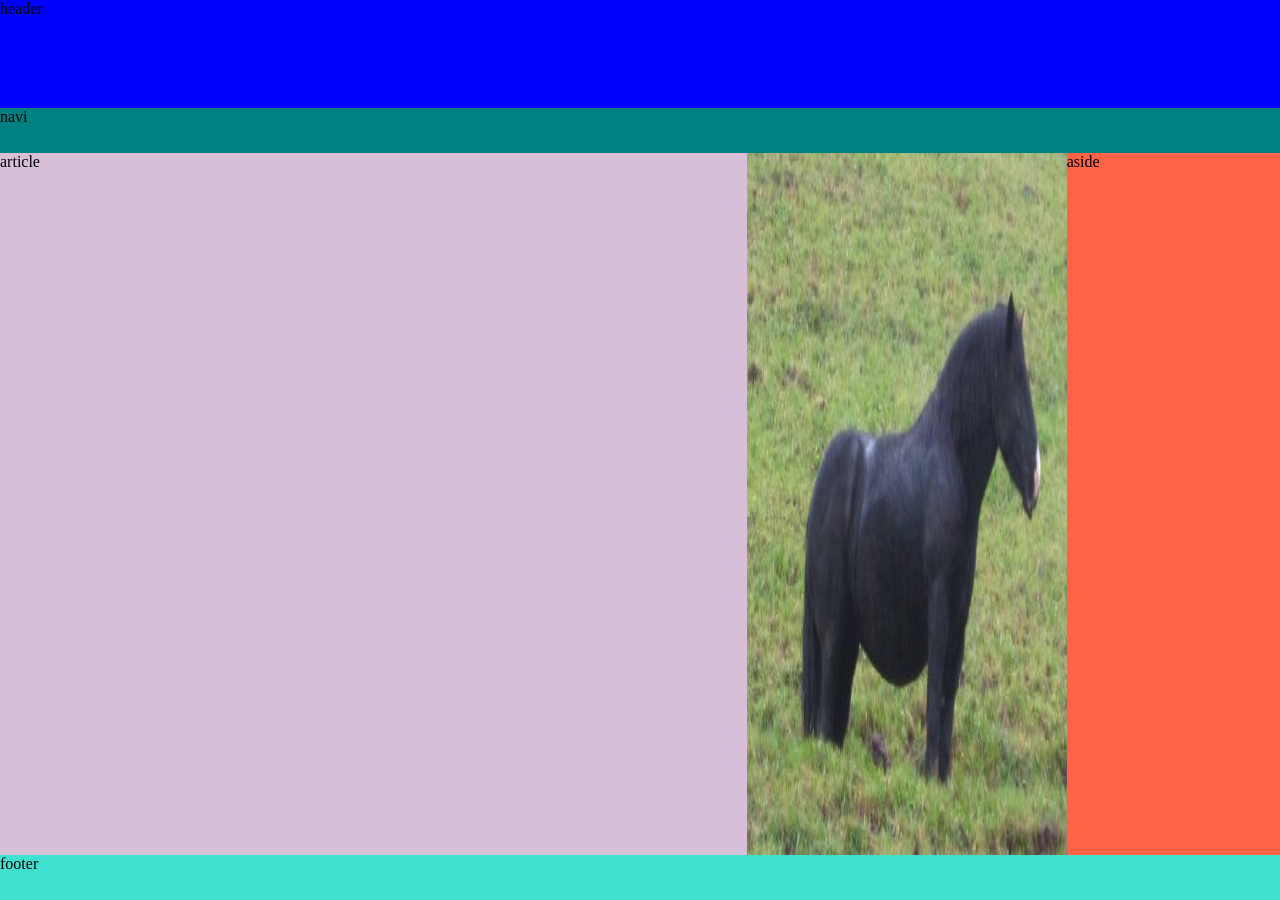
<file: harj6.html>
<!DOCTYPE html>
<html lang="en">
<head>
    <meta charset="UTF-8">
    <meta name="viewport" content="width=device-width, initial-scale=1.0">
    <link rel = "stylesheet" type = "text/css" href = "./css/harj6.css">
    <title>Harjoitus 6</title>
</head>
<body>
<!--Tee ensin div class="container"
Tee header-elementti
Tee nav-elementti
Tee article-lementti
Tee figure (tai div id="kuva")-elementti
Tee aside-elementti
Tee footer-elementti
-->

<div class = "container">
    
    <header>
        header
    </header>
    <nav>
        navi
    </nav>
    <article>
        article
    </article>
    <figure>
        <img src = ./kuvat/polle.jpg>
    </figure>
    <aside>
        aside
    </aside>
    <footer>
        footer
    </footer>
</div>


</body>
</html>
</file>
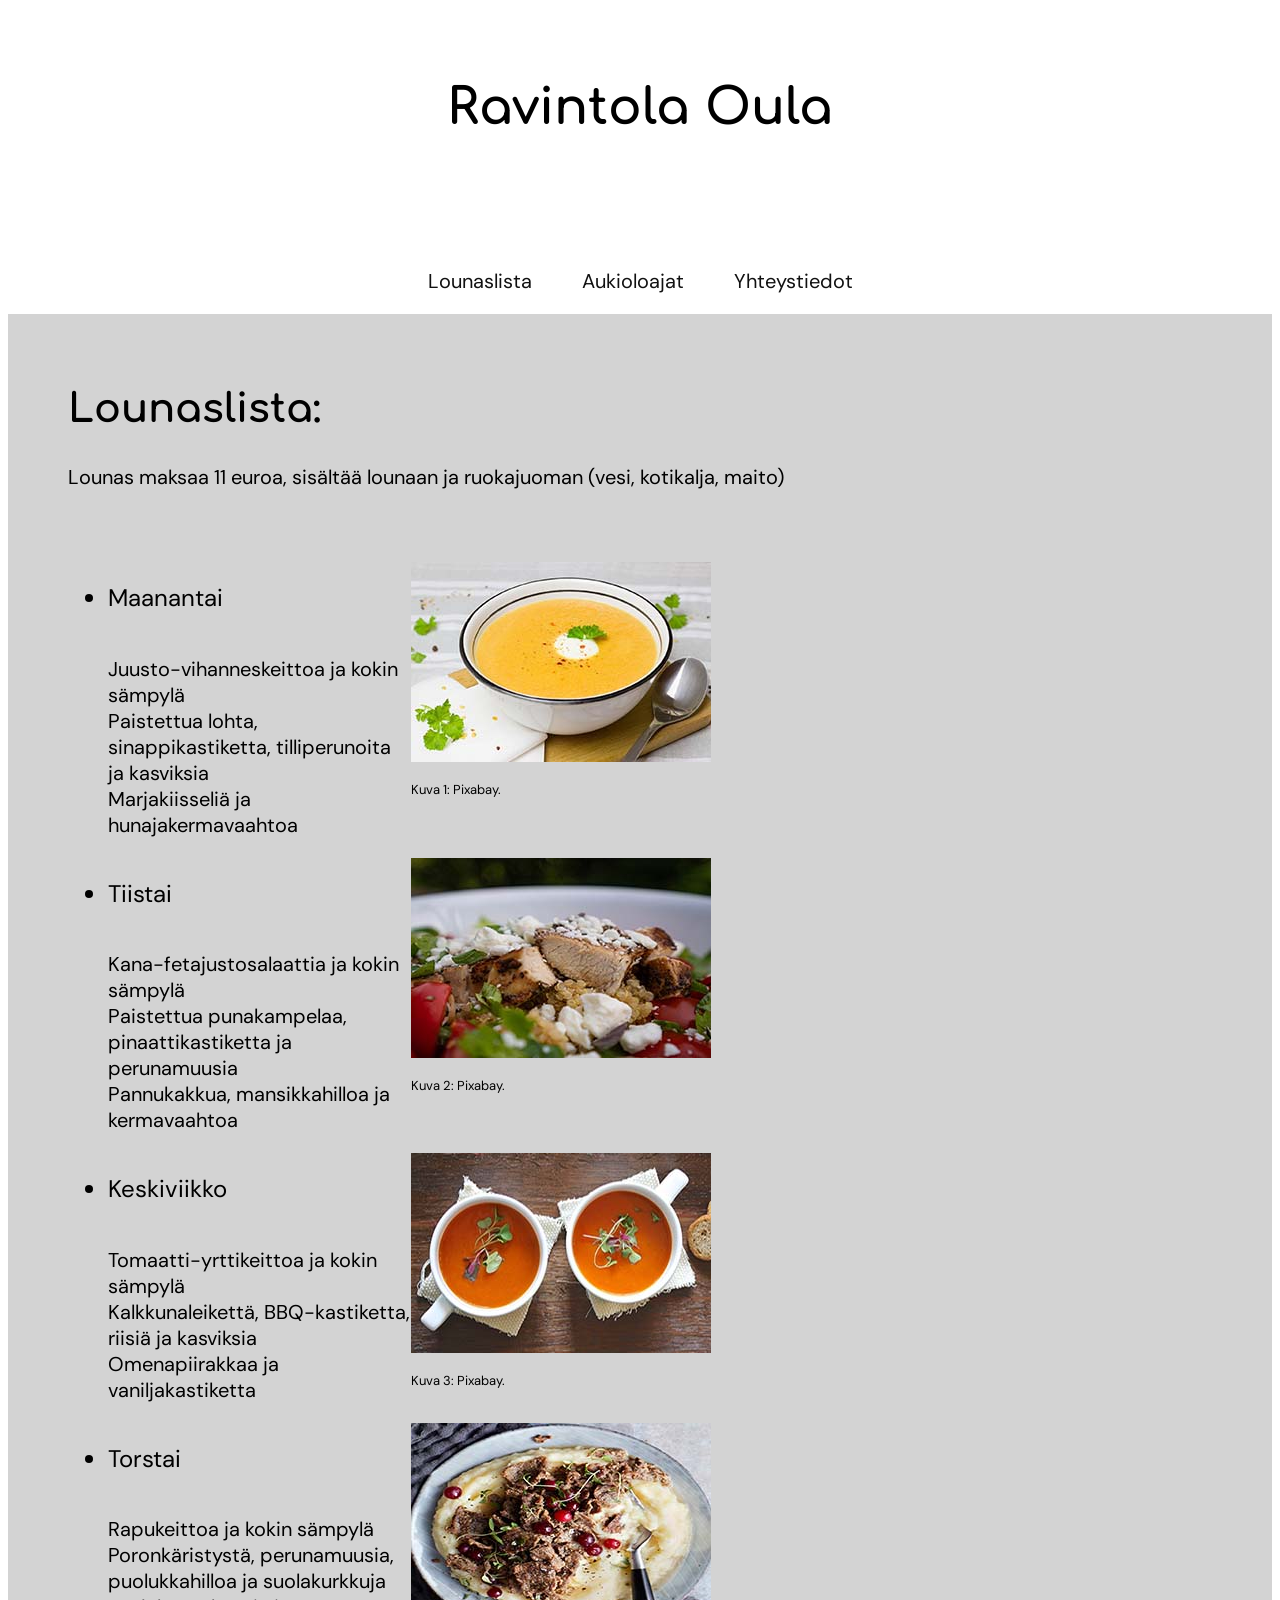
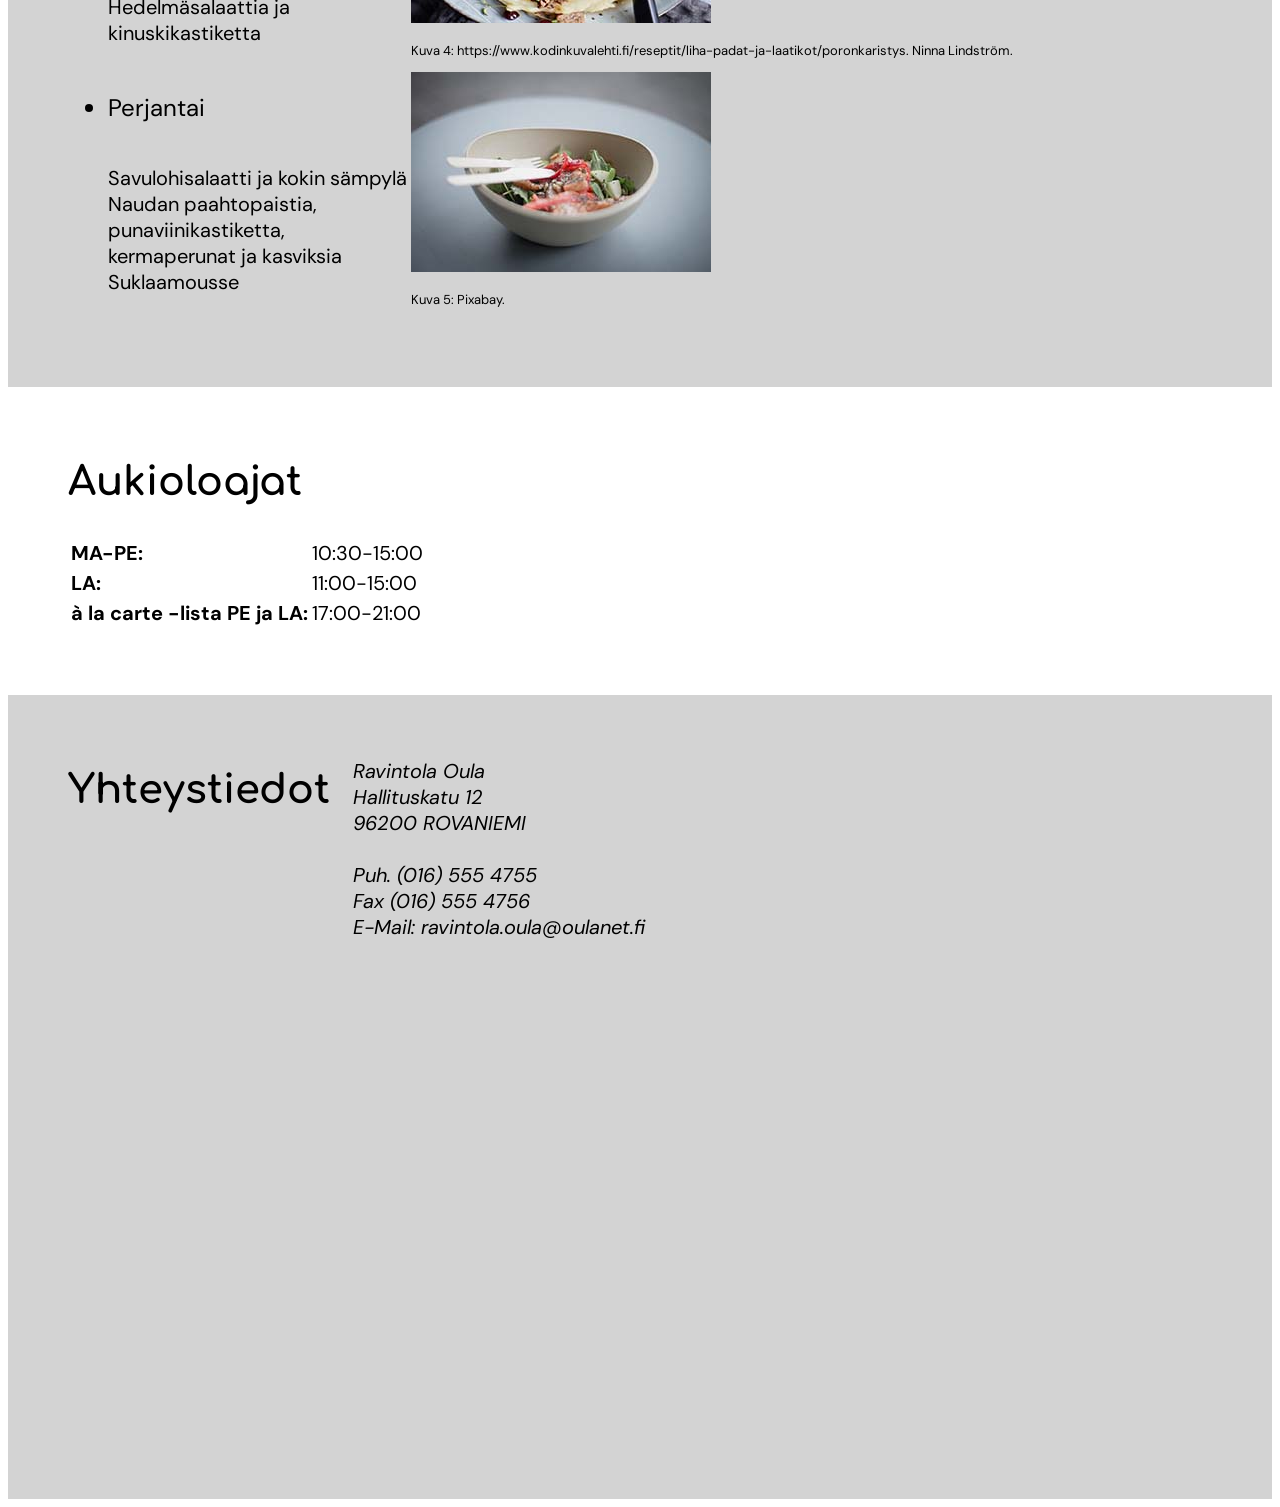
<file: oula.html>
<!DOCTYPE HTML> <!--Kommentti, tagit määrittää html version HTML5:ksi-->
<html lang = "fi">
    <head>        
        <title>Ravintola Oula</title>
        <meta charset ="UTF-8">
        <link rel="stylesheet" type="text/css" href="./css/cssharj2.css">
        <link href="https://fonts.googleapis.com/css2?family=Comfortaa:wght@600&family=DM+Sans:wght@500&display=swap" rel="stylesheet">
        

        
    </head>
    <body>

    <button onclick="topFunction()" id = "top" title="Go to top">Takaisin ylös</button>

    <section id = "otsikko">
        <h1>Ravintola Oula</h1>
        <br>
    </section>

    <ul class="navi">
        <li class="navi"><a href = "#lounaslista">Lounaslista</a></li>
        <li class="navi"><a href = "#aukiolo">Aukioloajat</a></li>
        <li class="navi"><a href = "#aukiolo">Yhteystiedot</a></li>

    </ul>
    <section id = "lounaslista">
            <h2>Lounaslista:</h2>
            <p>Lounas maksaa 11 euroa, sisältää lounaan ja ruokajuoman (vesi, kotikalja, maito)</p><br><br>
        <div>
            <div id = "maanantai">
                <div class = "paivanteksti">
                    <ul>
                        <li class="paivanotsikko">Maanantai</li>
                    </ul>
                    <ul class="paivanruoka">
                        <li>Juusto-vihanneskeittoa ja kokin sämpylä</li>
                        <li >Paistettua lohta, sinappikastiketta, tilliperunoita ja kasviksia</li>
                        <li>Marjakiisseliä ja hunajakermavaahtoa</li>
                    </ul>
                </div>
                <div class = "paivankuva">
                        <img src = "./kuvat/kasviskeitto.jpg" alt = "juustovihanneskeitto">
                        <p id = "source">Kuva 1: Pixabay.</p>
                </div>
            </div>
            <div id = "tiistai">
                <div class = "paivanteksti">
                    <ul>
                    <li class="paivanotsikko">Tiistai</li>
                    </ul>
                    <ul class="paivanruoka">
                        <li>Kana-fetajustosalaattia ja kokin sämpylä</li>
                        <li>Paistettua punakampelaa, pinaattikastiketta ja perunamuusia</li>
                        <li>Pannukakkua, mansikkahilloa ja kermavaahtoa</li>
                    </ul>
                </div>
                <div class = "paivankuva">
                        <img src = "./kuvat/salaatti.jpg" alt = "kanasalaatti">
                        <p id = "source">Kuva 2: Pixabay.</p>
                </div>

            </div>
            <div id = "keskiviikko">
                <div class = "paivanteksti"> 
                    <ul>
                        <li class="paivanotsikko">Keskiviikko</li>
                    </ul>
                    <ul class="paivanruoka">
                        <li>Tomaatti-yrttikeittoa ja kokin sämpylä</li>
                        <li>Kalkkunaleikettä, BBQ-kastiketta, riisiä ja kasviksia</li>
                        <li>Omenapiirakkaa ja vaniljakastiketta</li>
                    </ul>
                </div>
                <div class = "paivankuva">
                        <img src = "./kuvat/tomaattikeitto.jpg" alt = "tomaattikeitto">
                        <p id = "source">Kuva 3: Pixabay.</p>
                </div>

            </div>        
            <div id = "torstai">
                <div class = "paivanteksti"> 
                    <ul>
                        <li class="paivanotsikko">Torstai</li>
                    </ul>
                    <ul class="paivanruoka">
                        <li>Rapukeittoa ja kokin sämpylä</li>
                        <li>Poronkäristystä, perunamuusia, puolukkahilloa ja suolakurkkuja</li>
                        <li>Hedelmäsalaattia ja kinuskikastiketta</li>
                    </ul>
                </div>
                <div class = "paivankuva">
                        <img src = "./kuvat/poronkaristys.jpg" alt = "poronkäristys">
                        <p id = "source">Kuva 4: https://www.kodinkuvalehti.fi/reseptit/liha-padat-ja-laatikot/poronkaristys. Ninna Lindström.</p>
                </div>
            
            </div>
            <div id = "perjantai">
                <div class = "paivanteksti"> 
                    <ul>
                        <li class="paivanotsikko">Perjantai</li>
                    </ul>
                    <ul class="paivanruoka">
                        <li>Savulohisalaatti ja kokin sämpylä</li>
                        <li>Naudan paahtopaistia, punaviinikastiketta, kermaperunat ja kasviksia</li>
                        <li>Suklaamousse</li>
                    </ul>
                </div>
                <div class = "paivankuva">
                        <img src="./kuvat/lohisalaatti.jpg" alt = "lohisalaatti">
                        <p id = "source">Kuva 5: Pixabay.</p>
                </div>
            </div>
        </div>
            <br>
    </section>
    <section id = "aukiolo">
            <br>
        <div id = "aukioloajat">
            
            <h2>Aukioloajat</h2>
            <table>
                  <tr>
                    <td><b>MA-PE: </b></td>
                    <td>10:30-15:00</td>
                  </tr>
                  <tr>
                    <td><b>LA: </b></td>
                    <td>11:00-15:00</td>
                  </tr>
                  <tr>
                    <td><b>à la carte -lista PE ja LA: </b></td>
                    <td>17:00-21:00</td>
                  </tr>
            </table>
        </div>
    </section>
        <br>
    <section id = "yhteystiedot">
        <h2 id = yotsikko>Yhteystiedot</h2>

        <address id = "osoite">

            Ravintola Oula<br>
            Hallituskatu 12<br>
            96200 ROVANIEMI<br>
            <br>
            Puh. (016) 555 4755<br>
            Fax (016) 555 4756<br>
            E-Mail: ravintola.oula@oulanet.fi<br>
        </address>
        <iframe src="https://www.google.com/maps/embed?pb=!1m18!1m12!1m3!1d397.76866847832775!2d25.72543677308661!3d66.49783377957064!2m3!1f0!2f0!3f0!3m2!1i1024!2i768!4f13.1!3m3!1m2!1s0x442b4bed11188d49%3A0x1657bd88c2a942ae!2sHallituskatu%2012%2C%2096100%20Rovaniemi!5e0!3m2!1sen!2sfi!4v1606459645915!5m2!1sen!2sfi" width="600" height="450" frameborder="0" style="border:0;" allowfullscreen="" aria-hidden="false" tabindex="0" id = "kartta"></iframe>
    </section>
    <script>
            var mybutton = document.getElementById("top");
            
            window.onscroll = function() {scrollFunction()};
            
            function scrollFunction() {
              if (document.body.scrollTop > 20 || document.documentElement.scrollTop > 20) {
                mybutton.style.display = "block";
              } else {
                mybutton.style.display = "none";
              }
            }
            
            function topFunction() {
              document.body.scrollTop = 0;
              document.documentElement.scrollTop = 0;
            }
            </script>
    </body>
</file>
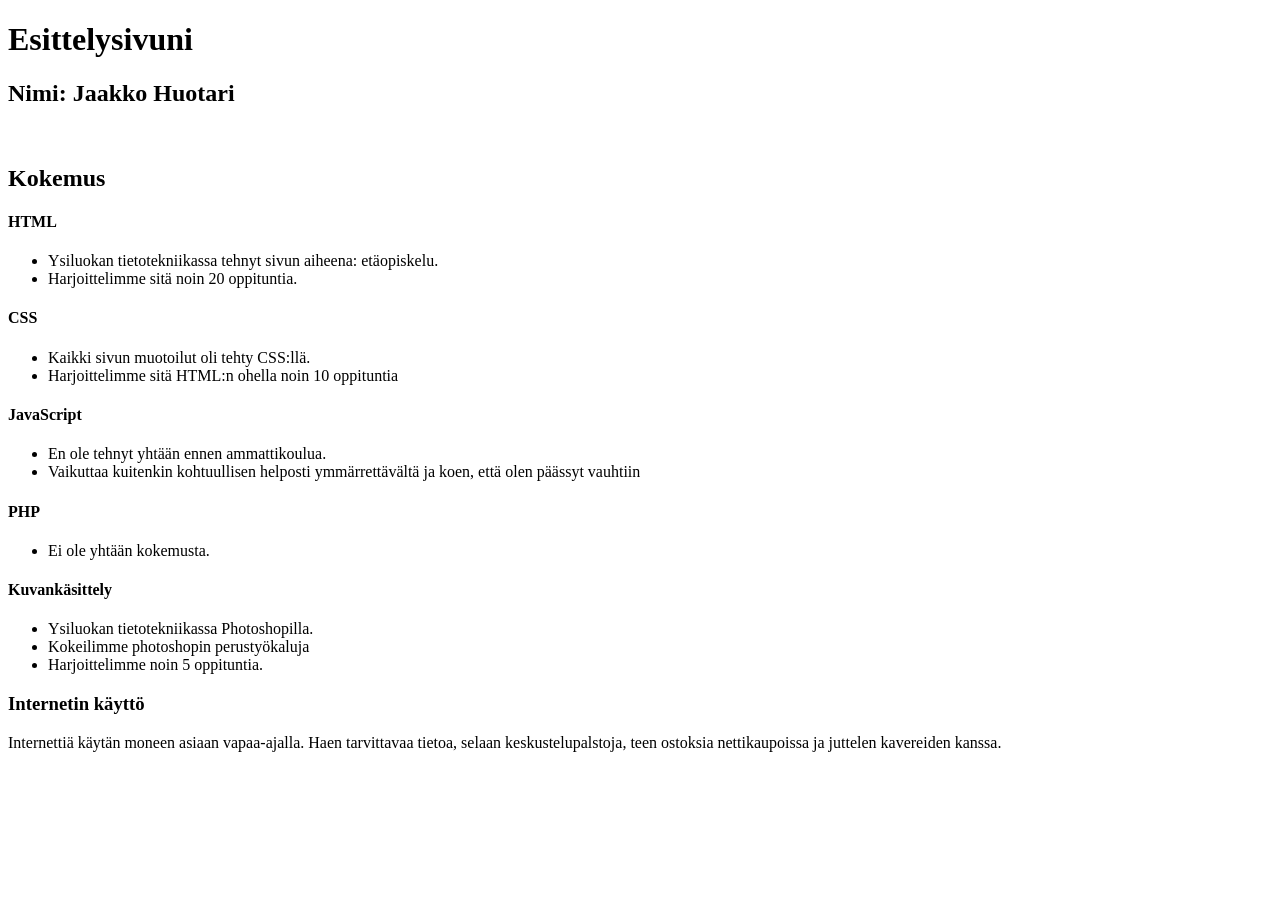
<file: harj/harj1.html>
<!DOCTYPE HTML>
<html>
    <head>        
        <title>Harjoitus 1</title>
        <meta charset ="UTF-8">
    </head>
    <body>
        <h1>Esittelysivuni</h1>
        <h2>Nimi: Jaakko Huotari</h2>
        <br>
        <h2>Kokemus</h2>
        <h4>HTML</h4>
            <ul>
                <li>Ysiluokan tietotekniikassa tehnyt sivun aiheena: etäopiskelu.</li>
                <li>Harjoittelimme sitä noin 20 oppituntia.</li>
            </ul>
        <h4>CSS</h4>
            <ul>
                <li>Kaikki sivun muotoilut oli tehty CSS:llä.</li>
                <li>Harjoittelimme sitä HTML:n ohella noin 10 oppituntia</li>
            </ul>
            <h4>JavaScript</h4>
            <ul>
                <li>En ole tehnyt yhtään ennen ammattikoulua.</li>
                <li>Vaikuttaa kuitenkin kohtuullisen helposti ymmärrettävältä ja koen, että olen päässyt vauhtiin</li>
            </ul>
            <h4>PHP</h4>
            <ul>
                <li>Ei ole yhtään kokemusta.</li>
            </ul>
            <h4>Kuvankäsittely</h4>
            <ul>
                <li>Ysiluokan tietotekniikassa Photoshopilla.</li>
                <li>Kokeilimme photoshopin perustyökaluja</li>
                <li>Harjoittelimme noin 5 oppituntia.</li>
            </ul>
        <h3>Internetin käyttö</h3>
        <p>Internettiä käytän moneen asiaan vapaa-ajalla. Haen tarvittavaa tietoa, selaan keskustelupalstoja, teen ostoksia nettikaupoissa ja juttelen kavereiden kanssa.</p>





    </body>
</file>
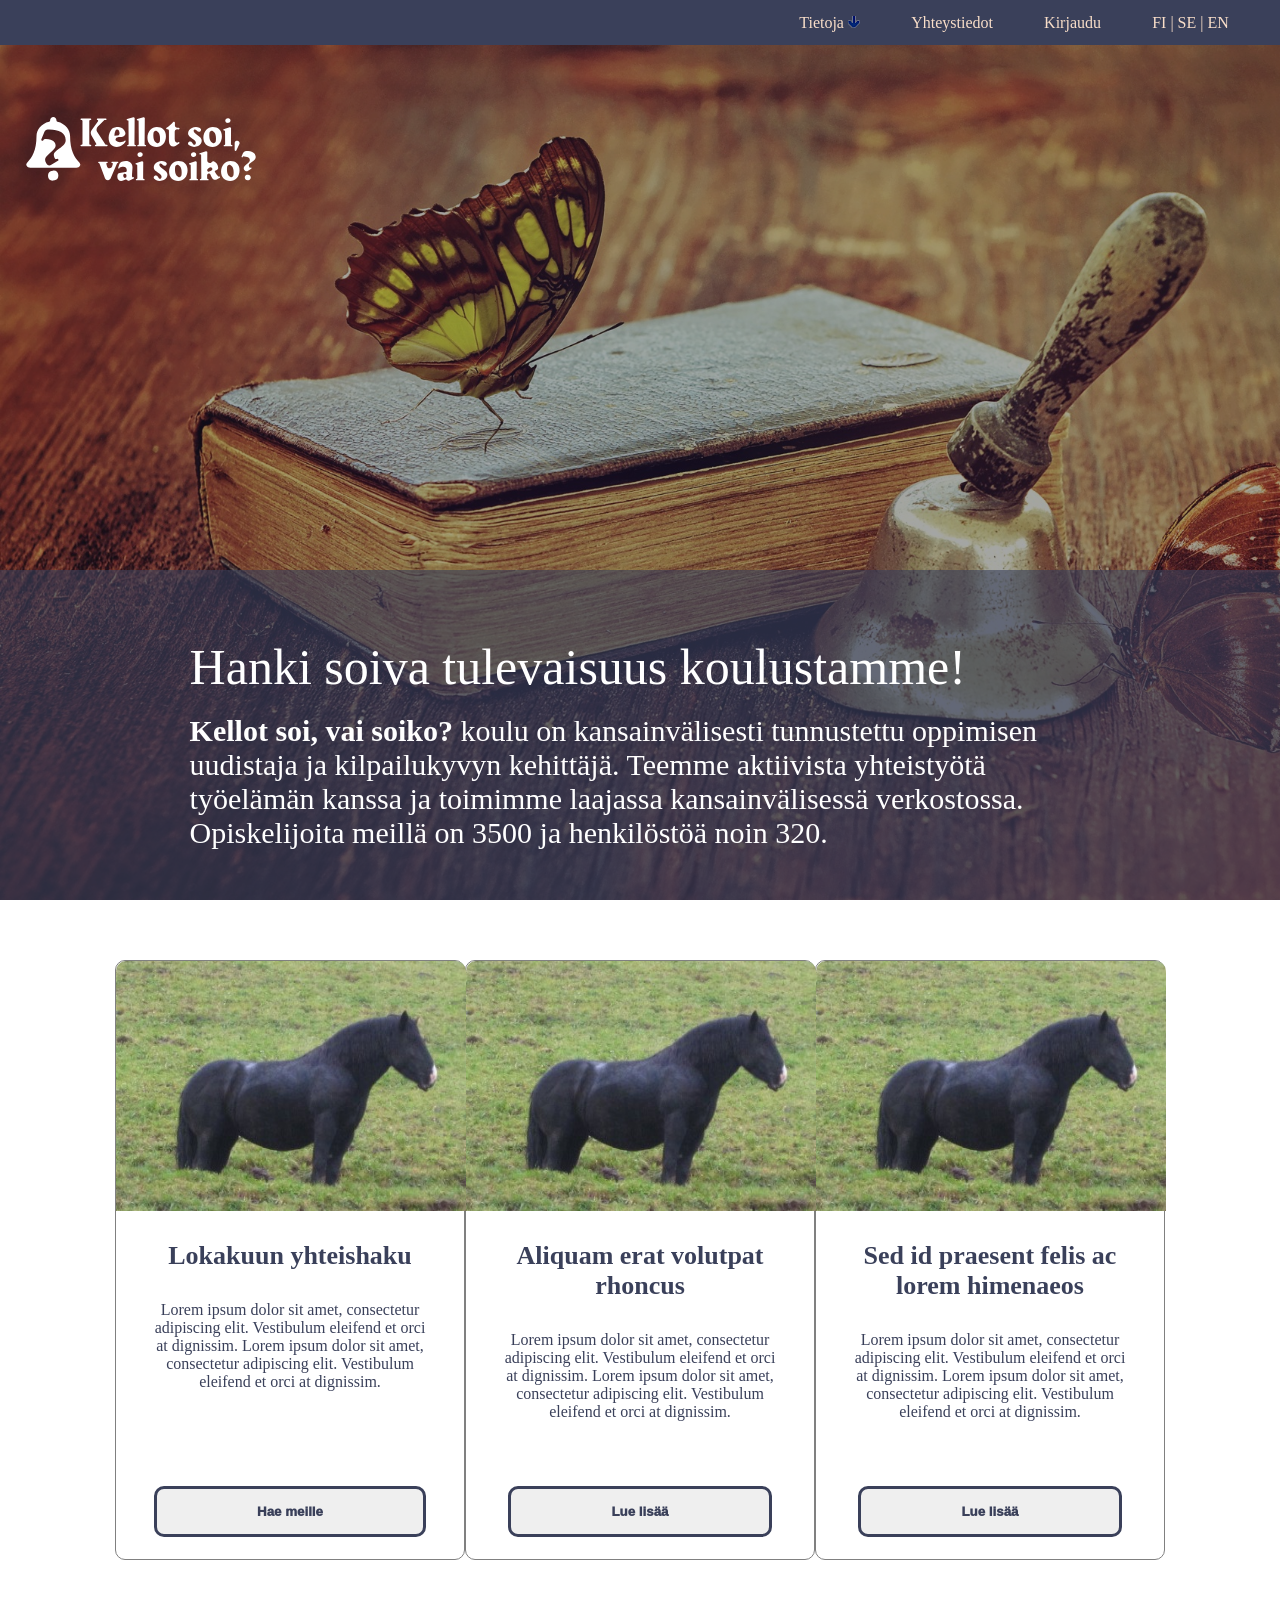
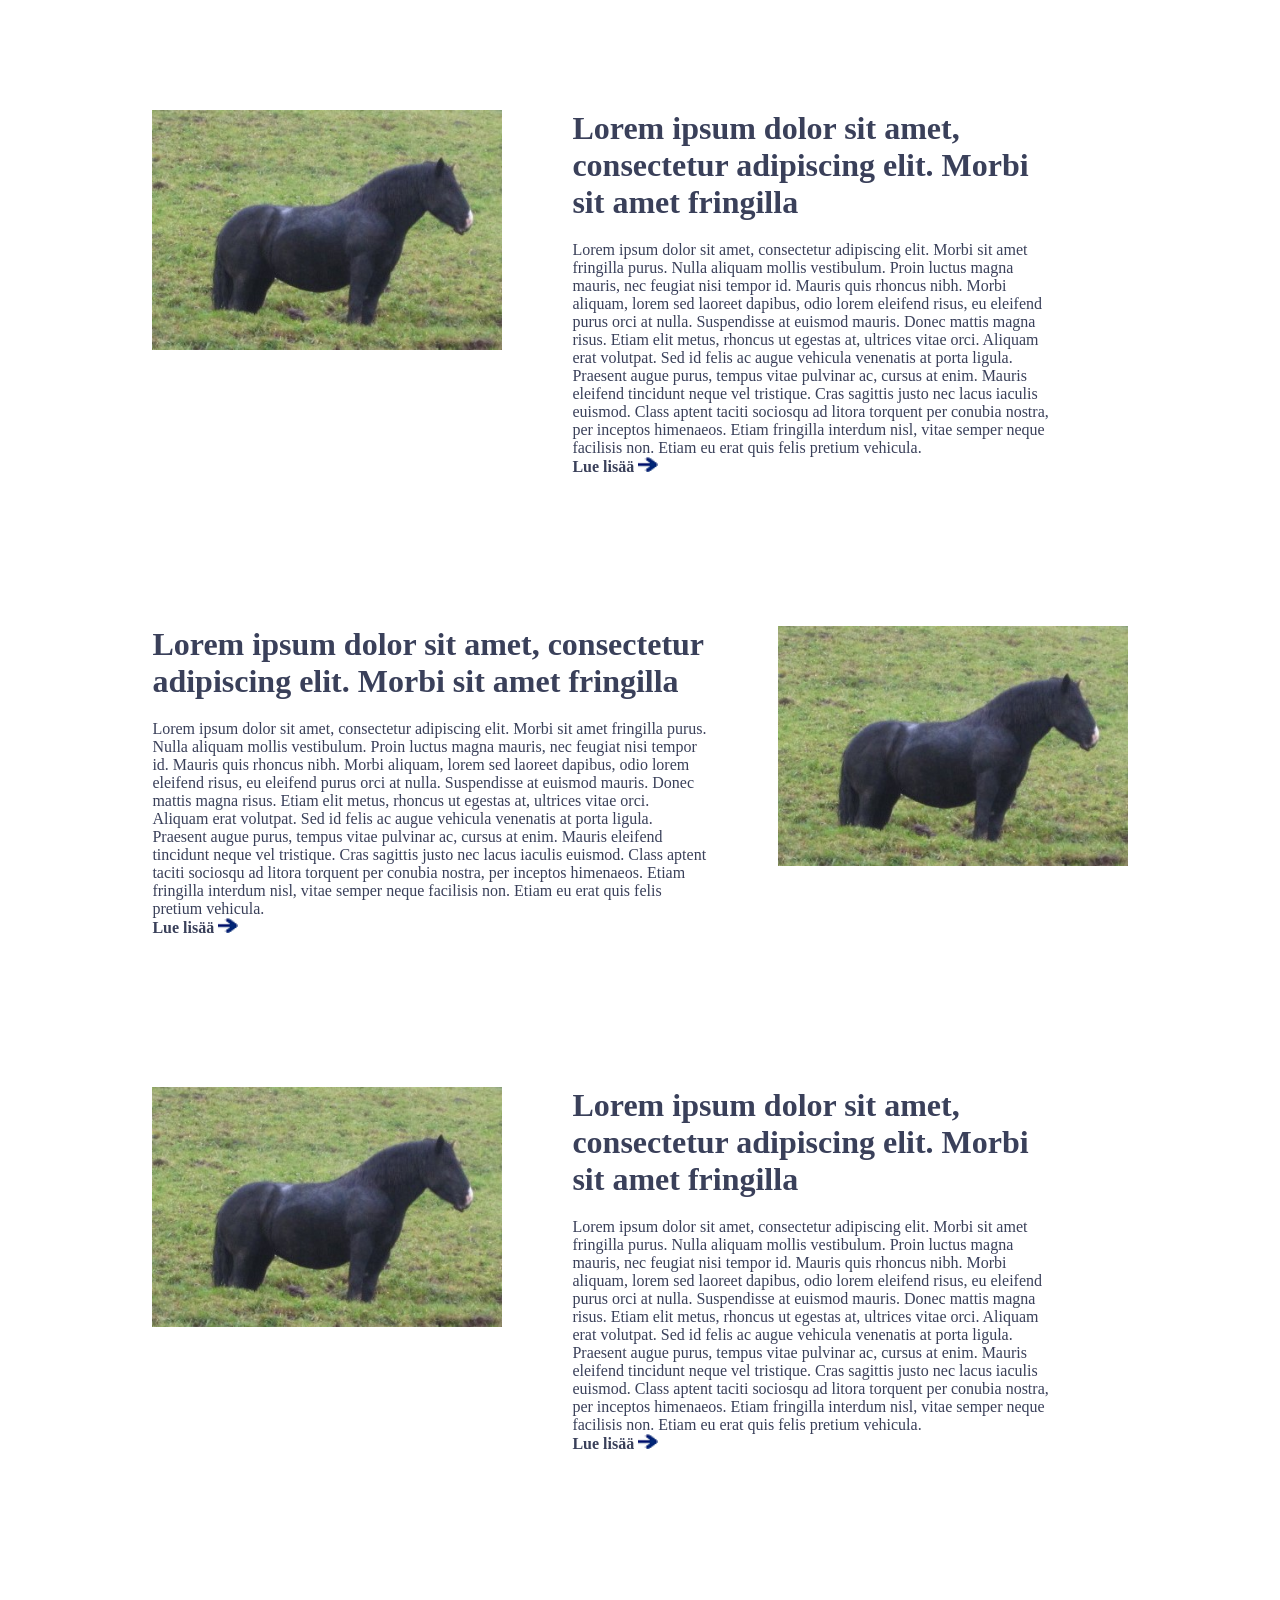
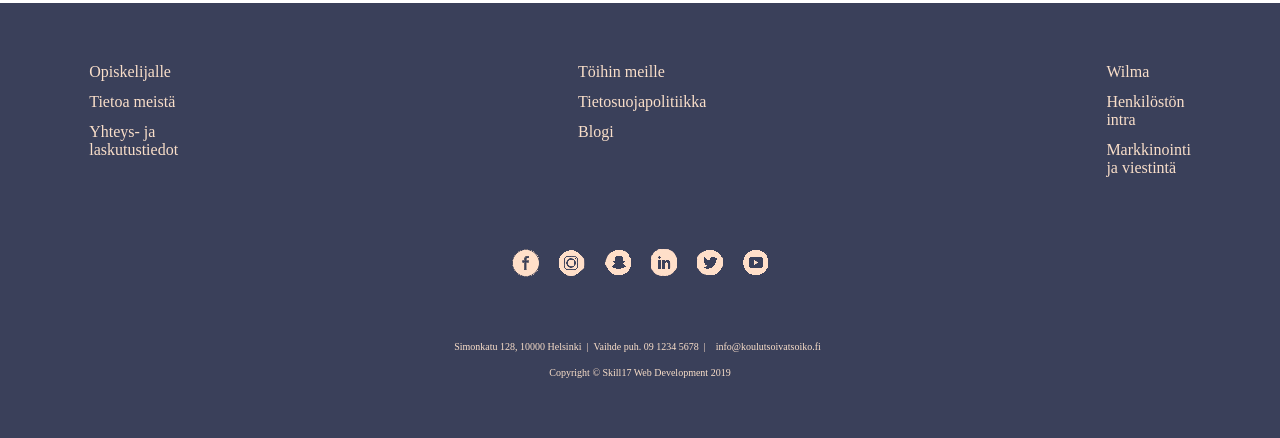
<file: kellot_soi/harj7.html>
<!DOCTYPE html>
<html lang="fi">
<head>
    <title>Kellot soi, vai soiko?</title>
    <meta charset="UTF-8">
    <meta name="viewport" content="width=device-width, initial-scale=1.0">
    <link rel="stylesheet" type="text/css" href="harj7.css">
</head>
<body>
    <nav id="navi">
    <div class="megamenu">
        <p class="menunappi">Tietoja <img src="nuoli2.png"></p>
        <div class="megamenu-content">
            <div class="row">
                <div class="column" id="column1">
                    <a class="valkoinen" href="#">Tutustu <img src="nuoli2.png"></a>
                    <a class="valkoinen" href="#">Varainhankinta <img src="nuoli2.png"></a>
                    <a class="valkoinen" href="#">Töihin <img src="nuoli2.png"></a> <br>
                    <a class="valkoinen" href="#">Tietosuoja <img src="nuoli2.png"> <br> <br><div class="valkoinen">
                    Tietosuoja on meille tärkeä ja haluammekin osoittaa, miten ja minkälaisten tehtävien hoitamiseksi henkilötietoja käsittelemme.</div>
                    </a>
                </div>
                <div class="column" id="column2">
                    <a href="#">Laatu <img src="nuoli2.png"> <br> <br> <div class="valkoinen">
                    Tervetuloa tutustumaan meidän laatuun. Näillä sivuilla kerromme, kuinka me vastaamme toimintansa laadusta eurooppalaisen korkeakoulutusalueen periaatteiden mukaisesti.</div> </a>
                    <a href="#">Kansainvälisyys <img src="nuoli2.png"><br><br><div class="valkoinen">
                    Kansainvälisty kanssamme! Hyödynnä laajaa kansainvälistä verkostoamme sekä osaamistamme kilpailukykysi kehittäjänä.</div> </a>
                </div>
            </div>
        </div>
    </div>
            <p>Yhteystiedot</p>
            <p id="sisaankirjautuminen">Kirjaudu</p>
            <p> FI | SE | EN</p>
    </nav>
    <main>
        <div id = "taustakuva">
        <div id="logo"><img id="logokuva" src="Logo-1.svg"></div>
        <div class="content">
        </div>
        <div id = "tiedot">
            <h2>Hanki soiva tulevaisuus koulustamme!</h2>
            <p><b>Kellot soi, vai soiko?</b> koulu on kansainvälisesti tunnustettu oppimisen uudistaja ja kilpailukyvyn kehittäjä. Teemme aktiivista yhteistyötä työelämän kanssa ja toimimme laajassa kansainvälisessä verkostossa. Opiskelijoita meillä on 3500 ja henkilöstöä noin 320. </p>
        </div>
    </div>
    </main>
    <div class="all">
        <div class="rivi1">
            <div class="container">
                <div class="container1">
                    <div class="containerkuva1">
                        <img src="../kuvat/polle.jpg">
                    </div>
                    <div class="teksti">
                        <h1>Lokakuun yhteishaku</h1>
                        <p>Lorem ipsum dolor sit amet, consectetur adipiscing elit. Vestibulum eleifend et orci at dignissim. Lorem ipsum dolor sit amet, consectetur adipiscing elit. Vestibulum eleifend et orci at dignissim. </p>
                    </div>
                    <div class="containernappi">
                        <a href="#"><button class="containernappi1">Hae meille</button></a>
                    </div>
                </div>
            </div>
            <div class="container">
                <div class="container1">
                    <div class="containerkuva1">
                        <img src="../kuvat/polle.jpg">
                    </div>
                    <div class="teksti">
                        <h1>Aliquam erat volutpat rhoncus</h1>
                        <p>Lorem ipsum dolor sit amet, consectetur adipiscing elit. Vestibulum eleifend et orci at dignissim. Lorem ipsum dolor sit amet, consectetur adipiscing elit. Vestibulum eleifend et orci at dignissim. </p>
                    </div>
                    <div class="containernappi">
                        <a href="#"><button class="containernappi1">Lue lisää</button></a>
                    </div>
                </div>
            </div>
            <div class="container">
                <div class="container1">
                    <div class="containerkuva1">
                        <img src="../kuvat/polle.jpg">
                    </div>
                    <div class="teksti">
                        <h1>Sed id praesent felis ac lorem himenaeos</h1>
                        <p>Lorem ipsum dolor sit amet, consectetur adipiscing elit. Vestibulum eleifend et orci at dignissim. Lorem ipsum dolor sit amet, consectetur adipiscing elit. Vestibulum eleifend et orci at dignissim. </p>
                    </div>
                    <div class="containernappi">
                        <a href="#"><button class="containernappi1">Lue lisää</button></a>
                    </div>
                </div>
            </div>
        </div>
        <div class="rivi2">
            <div class="container2">
                <img class="containerkuva2" src="../kuvat/polle.jpg">
                <div class="container2-2">
                    <div class="teksti2">
                        <h1>Lorem ipsum dolor sit amet, consectetur adipiscing elit. Morbi sit amet fringilla </h1>
                        <p>Lorem ipsum dolor sit amet, consectetur adipiscing elit. Morbi sit amet fringilla purus. Nulla aliquam mollis vestibulum. Proin luctus magna mauris, nec feugiat nisi tempor id. Mauris quis rhoncus nibh. Morbi aliquam, lorem sed laoreet dapibus, odio lorem eleifend risus, eu eleifend purus orci at nulla. Suspendisse at euismod mauris. Donec mattis magna risus. Etiam elit metus, rhoncus ut egestas at, ultrices vitae orci. Aliquam erat volutpat. Sed id felis ac augue vehicula venenatis at porta ligula. Praesent augue purus, tempus vitae pulvinar ac, cursus at enim. Mauris eleifend tincidunt neque vel tristique. Cras sagittis justo nec lacus iaculis euismod. Class aptent taciti sociosqu ad litora torquent per conubia nostra, per inceptos himenaeos. Etiam fringilla interdum nisl, vitae semper neque facilisis non. Etiam eu erat quis felis pretium vehicula.</p>
                    </div>
                    <a href="#" class="containernappi2">
                        <a>Lue lisää
                            <img src="nuoli2.png" class="nuoli2">
                        </a>
                    </a>
                </div>
            </div>
            <div class="container2">
                <div class="container2-2" style="padding-left: 0 !important;">
                    <div class="teksti2">
                        <h1>Lorem ipsum dolor sit amet, consectetur adipiscing elit. Morbi sit amet fringilla </h1>
                        <p>Lorem ipsum dolor sit amet, consectetur adipiscing elit. Morbi sit amet fringilla purus. Nulla aliquam mollis vestibulum. Proin luctus magna mauris, nec feugiat nisi tempor id. Mauris quis rhoncus nibh. Morbi aliquam, lorem sed laoreet dapibus, odio lorem eleifend risus, eu eleifend purus orci at nulla. Suspendisse at euismod mauris. Donec mattis magna risus. Etiam elit metus, rhoncus ut egestas at, ultrices vitae orci. Aliquam erat volutpat. Sed id felis ac augue vehicula venenatis at porta ligula. Praesent augue purus, tempus vitae pulvinar ac, cursus at enim. Mauris eleifend tincidunt neque vel tristique. Cras sagittis justo nec lacus iaculis euismod. Class aptent taciti sociosqu ad litora torquent per conubia nostra, per inceptos himenaeos. Etiam fringilla interdum nisl, vitae semper neque facilisis non. Etiam eu erat quis felis pretium vehicula.</p>
                    </div>
                    <a href="#" class="containernappi2">
                        <a>Lue lisää
                            <img src = "nuoli2.png" class="nuoli2">
                        </a>
                    </a>
                </div>
                <img class="containerkuva2 no-visible-mobile" src="../kuvat/polle.jpg">
            </div>
            <div class="container2">
                <img class="containerkuva2" src="../kuvat/polle.jpg">
                <div class="container2-2">
                    <div class="teksti2">
                        <h1>Lorem ipsum dolor sit amet, consectetur adipiscing elit. Morbi sit amet fringilla </h1>
                        <p>Lorem ipsum dolor sit amet, consectetur adipiscing elit. Morbi sit amet fringilla purus. Nulla aliquam mollis vestibulum. Proin luctus magna mauris, nec feugiat nisi tempor id. Mauris quis rhoncus nibh. Morbi aliquam, lorem sed laoreet dapibus, odio lorem eleifend risus, eu eleifend purus orci at nulla. Suspendisse at euismod mauris. Donec mattis magna risus. Etiam elit metus, rhoncus ut egestas at, ultrices vitae orci. Aliquam erat volutpat. Sed id felis ac augue vehicula venenatis at porta ligula. Praesent augue purus, tempus vitae pulvinar ac, cursus at enim. Mauris eleifend tincidunt neque vel tristique. Cras sagittis justo nec lacus iaculis euismod. Class aptent taciti sociosqu ad litora torquent per conubia nostra, per inceptos himenaeos. Etiam fringilla interdum nisl, vitae semper neque facilisis non. Etiam eu erat quis felis pretium vehicula.</p>
                    </div>
                    <a href="#" class="containernappi2">
                        <a>Lue lisää
                            <img src="nuoli2.png" class="nuoli2">
                        </a>
                    </a>
                </div>
            </div>
        </div>
    </div>
    <div class="yhteystiedot">
        <div class="yhteys1">
            <div class="yhteys1-1">
                <div class="sarake">
                    <a href="#">Opiskelijalle</a>
                    <a href="#">Tietoa meistä</a>
                    <a href="#">Yhteys- ja laskutustiedot</a>
                </div>
                <div class="sarake">
                    <a href="#">Töihin meille</a>
                    <a href="#">Tietosuojapolitiikka</a>
                    <a href="#">Blogi</a>
                </div>
                <div class="sarake">
                    <a href="#">Wilma</a>
                    <a href="#">Henkilöstön intra</a>
                    <a href="#">Markkinointi ja viestintä</a>
                </div>
            </div>
        </div>
        <div class="yhteys2 center">
            <a href="#"><img src = "fb.png" alt="Facebook"></a>
            <a href="#"><img src = "ig.png" alt="Instagram"></a>
            <a href="#"><img src = "sc.png" alt="Snapchat"></a>
            <a href="#"><img src = "li.png" alt="LinkedIn"></a>
            <a href="#"><img src = "twt.png" alt="Twitter"></a>
            <a href="#"><img src = "yt.png" alt="Youtube"></a>
        </div>
        <div class="yhteys3 center">
            <p>Simonkatu 128, 10000 Helsinki</p>
            <p class="yhteys3-reunat">|</p>
            <p>Vaihde puh. 09 1234 5678</p>
            <p class="yhteys3-reunat ">|</p>
            <p class="yhteys3-reunat light-text">info@koulutsoivatsoiko.fi</p>
        </div>
        <div class="yhteys4 center">
            <p>Copyright © Skill17 Web Development 2019</p>
        </div>
    </div>
</body>
</html>
</body>
</html>
</file>
<file: css/cssindex.css>
body {
    margin: 50px;
    font-family: 'Source Sans Pro', sans-serif;
}

#container {
    display: flex;
}

#harjoitukset {
    flex: 1;
    padding: 2%;
}

h3 {
    padding-top: 10px;
}

#otsikko {
    text-align: center;
}

#tietoa {
    flex: 1;
    padding: 2%;
}
</file>
<file: fanikauppa/static/css/main.a6bba061.css>
body{-webkit-font-smoothing:antialiased;-moz-osx-font-smoothing:grayscale;font-family:-apple-system,BlinkMacSystemFont,Segoe UI,Roboto,Oxygen,Ubuntu,Cantarell,Fira Sans,Droid Sans,Helvetica Neue,sans-serif;margin:0}code{font-family:source-code-pro,Menlo,Monaco,Consolas,Courier New,monospace}.App{text-align:center}.App-logo{height:40vmin;pointer-events:none}@media (prefers-reduced-motion:no-preference){.App-logo{-webkit-animation:App-logo-spin 20s linear infinite;animation:App-logo-spin 20s linear infinite}}.App-header{align-items:center;background-color:#282c34;color:#fff;display:flex;flex-direction:column;font-size:calc(10px + 2vmin);justify-content:center;min-height:100vh}.App-link{color:#61dafb}@-webkit-keyframes App-logo-spin{0%{-webkit-transform:rotate(0deg);transform:rotate(0deg)}to{-webkit-transform:rotate(1turn);transform:rotate(1turn)}}@keyframes App-logo-spin{0%{-webkit-transform:rotate(0deg);transform:rotate(0deg)}to{-webkit-transform:rotate(1turn);transform:rotate(1turn)}}.container{display:flex}.productImage{width:200px}.Products{flex:0 0 75vw}.Products:after{clear:both;content:" ";display:block}.ProductsData{float:left;width:25vw}.Cart{flex:1 1}#order{background-color:#3bed59;font-size:1.2em;margin:5%;width:100px}.info{margin:1.5%}.message{background-color:#1ee67b;opacity:.5;width:100vw}
/*# sourceMappingURL=main.a6bba061.css.map*/
</file>
<file: css/demo1.css>
body {
    background-color: rgb(255, 255, 255);
    /*background-image:url("../kuvat/taus.png");
    background-repeat: repeat; /*toistuu kahteen suuntaan
    background-image:url("../kuvat/pysty.jpg");
    background-repeat: repeat-y;
    background-image:url("../kuvat/vaaka.jpg");
    background-repeat: repeat-x;
    background-image:url("../kuvat/polle.jpg");
    background-repeat: no-repeat;
    background-position: right top;
    background-attachment: fixed;*/
    background-image:url("../kuvat/tumma.jpg");
    background-size: 100%;
    color:#ffffff;
    margin-left:60px;
    font-family: "Arial Bold", sans-serif;
    font-size: 1.3em;    
}

h1 {
    color:#ffa500;
    margin-top: 50px;
    font-family: "Trebuchet MS","Times New Roman";
    font-size: 5em;
}

h2 {
    font-family: Verdana,serif;
    font-size: 2em;
}

#tarkein {
    border: solid 1px #ffffff;
    border-radius: 7px;
    padding: 10px;  
    background-color: #333333;
}

img {
    width: 300px;
    border: 3px #00ff00 solid;
    padding: 10px;
    margin: 100px;
    outline: 3px dotted red;
}

.kuvateksti {
    color: #00ffff;
    font-style: italic;
}
</file>
<file: css/demo2.css>
h1 {
    font-family: 'Nunito', sans-serif;
    font-size: 5em;
}

p {
    font-family: 'Baloo Tammudu 2', cursive;
    font-size: 1.3em;
}

li {
    font-family: 'Baloo Tammudu 2', cursive;
    font-size: 1.3em;
}

h3 {
    font-family: 'Baloo Tammudu 2', cursive;
    font-size: 1.5em;
}
html,
body {
    height: 100%;
    margin: 0;
    padding: 0;
    font-family: "Trebuchet MS", Verdana, sans-serif;
    font-size: 1.1em
}

section {
    height: 100vh;

}

#kalatori {
    background: lightblue;
}

#markkinat {
    background: lightgreen;
}

#hinnasto {
    background: lightsalmon;
}

#yhteys {
    background: lightseagreen;
}

#sijainti {
    background: lightcoral;
}

#top {
    display: none; /*ei näy aluksi*/
    position: fixed;
    bottom: 20px;
    right: 30px;
    z-index: 99;
    font-size: 2em;
    border: none;
    outline: none;
    background-color: #0000ff;
    color: white;
    cursor: pointer;
    padding: 15px;
    border-radius: 4px;
}
#top:hover {
    background-color: #ffffff;
    
}

ul.navi {
    width: fit-content;
    list-style-type: none;
    margin: auto;
    padding: 0;
    overflow: hidden;
    background-color: #ffffff;

}

li.navi {
    float: right;
}

li.navi a {
    display: block;
    color: #111111;
    text-align: center;
    padding: 20px 25px;
    text-decoration: none;
}

.navi a:hover:not(.active) {
    background-color: lightblue;
}

.active {
    background-color:#999999;
}

header {
    background-color: #ffffff;
    width: 100%;
    text-align: center;
}

img.round {
    border-radius: 50%;
}

#kuvat {
    width: 100%;
    display: flex;
    justify-content: center;
}

section {
    height: 100vh;
    padding-top: 30px;
    padding-left: 60px;
    padding-right: 60px;
    padding-bottom: 20px;
}

#paikkakartta {
    width: 45%;

}

#hintataulukko {
    width: 45%;

}

#hintaalue {
    display: flex;
    justify-content: center;
}
</file>
<file: css/demo7a.css>
* {
    box-sizing: border-box;
    padding: 0;
    margin: 0;
}

body {
    color: white;
    text-align: center;
    font-size: 24px;
    line-height: 3;
}

header {
    background: palegreen;

}

main {
    background: plum;

}

footer {
    background: powderblue;

}

.left-sidebar {
    background: lightblue;
}

.right-sidebar {
    background: teal;
}

.container,
.content {
    display: flex;
    flex-direction: column;
}

@media all and (min-width: 768px) {
    .content {
        flex-direction: row;
        flex-wrap: wrap;
    }

    main {
        order: 2;
        flex: 2;
        min-height: 80vh;
    }

    .left-sidebar {
        order: 1;
        flex: 1;
    }

    .right-sidebar {
        order: 3;
        flex: 1;
    }

}
</file>
<file: css/demo7b.css>
* {
    width: 100%;
    height: 100%;
    margin: 0;
    padding: 0;
}

body {
    height: 100%;
}
div.container {
    display: grid;
    width: 100%;
    height: 100%;
    grid-template-columns: [left] 10rem auto 10rem [right];
    grid-template-rows: 5rem auto 5rem;
    grid-template-areas:
    "head head head"
    "panleft mainbody panright"
    "foot foot foot";

}

header {
    background: rgb(0,0,0,0.2);
    grid-area: head;
}

footer {
    background: rgb(0,0,0,0.2);
    grid-area: foot;
}

.leftpanel {
    background: rgb(0,0,0,0.1);
    grid-area: panleft;
}

.rightpanel {
    background: rgb(0,0,0,0.1);
    grid-area: panright;
}

main {
    grid-area: mainbody;
    background: red;
}

@media screen and (max-width: 50rem) {
    .leftpanel {
        grid-column-end: left;
        display: none;
    }
    .rightpanel {
        grid-column-start: right;
        display: none;
    }
    main {
        grid-column-start: left;
        grid-column-end: right;
    }

}
</file>
<file: css/cssharj2.css>
body {
    font-size: 20px;
    font-family: 'DM Sans', sans-serif;

}

h1 {
    font-size: 2.5em;
    font-family: 'Comfortaa', cursive;

}

h2 {
    font-size: 2em;
    font-family: 'Comfortaa', cursive;
}

th {
    font-size: 2em;
}

ul.navi {
    width: fit-content;
    list-style-type: none;
    margin: auto;
    padding: 0;
    overflow: hidden;
    background-color: #ffffff;
    
}

li.navi {
    float: left;    

}

li.navi a {
    display: block;
    color: #111111;
    text-align: center;
    padding: 20px 25px;
    text-decoration: none;
}

.navi a:hover:not(.active) {
    background-color: rgb(134, 134, 134);
}

.active {
    background-color: darkgray;
}

#top {
    display: none; /*ei näy aluksi*/
    position: fixed;
    bottom: 20px;
    right: 30px;
    z-index: 99;
    font-size: 1.3em;
    border: none;
    outline: none;
    background-color: white;
    color: black;
    cursor: pointer;
    padding: 15px;
    border-radius: 4px;
}

#top:hover {
    background-color: rgb(134, 134, 134);
    
}

section {
    height: 100vh;
    padding-top: 40px;
    padding-left: 60px;
    padding-right: 60px;
    padding-bottom: 40px;
}

div {
    height: 14.285%;
}


#otsikko {
    height: 20vh;
    padding: 30px;
    text-align: center;
}

#lounaslista {
    background-color: lightgray;
    height: 100%;
}

.paivanteksti {
    justify-content: left;
    width: 30%;
}

.paivankuva {
    display: block;
}

#maanantai {
    display: flex;
}

#tiistai {
    display: flex;
}

#keskiviikko {
    display: flex;
}

#torstai {
    display: flex;
}

#perjantai {
    display: flex;
}

#aukiolo {
    display: flex;
    height: 100%;
}

#aukioloajat {
justify-content: left;
}


#yhteystiedot {
    display: flex;
    align-items: flex-start;
    justify-content: flex-start;
    flex-wrap: wrap;
    background-color: lightgray;
    height: 100%;
}
#osoite {
    flex: 0,0,100%;
    padding: 2%;
}
#kartta {
    flex: 0,0,100%;
    padding: 2%;
}

.paivanotsikko {
    padding-bottom: 2.5vh;
    font-size: 1.2em
}
.paivanruoka {
    list-style: none;
}

#source {
    font-size: 13px;
}
</file>
<file: css/harj6.css>
* {
    width: 100%;
    height: 100%;
    margin: 0;
    padding: 0;
}

div.container {
    display: flex;
    flex-wrap: wrap;
    flex-direction: row;
    max-height: 100%;

}

header {
    height: 12%;
    flex: 100%;
    background: blue;
}

nav {
    height: 5%;
    flex: 100%;
    background: teal;

}

article {
    height: 78%;
    flex: 58.33333%;
    background: thistle;

}
figure {
    height: 78%;
    flex: 25%;
    background: violet;
}

aside {
    height: 78%;
    flex: 16.666666%;
    background: tomato;
}

footer {
    height: 5%;
    flex: 100%;
    background: turquoise;
}

@media screen and (max-width: 768px)
    {
        div.container {
            display: flex;
            flex-wrap: wrap;
            flex-direction: row;
            max-height: 100vh;
        
        }
        
        header {
            height: 8%;
            flex: 100%;
            background: blue;
        }
        
        nav {
            height: 4%;
            flex: 100%;
            background: teal;
        
        }
        
        article {
            height: 69%;
            flex: 58.33333%;
            background: thistle;
        
        }
        figure {
            height: 69%;
            flex: 25%;
            background: violet;
        }
        
        aside {
            height: 15%;
            flex: 100%;
            background: tomato;
        }
        
        footer {
            height: 4%;
            flex: 100%;
            background: turquoise;
        }
    }

    @media screen and (max-width: 512px)
    {
        div.container {
            display: flex;
            flex-wrap: wrap;
            flex-direction: row;
            max-height: 100vh;
        
        }
        
        header {
            height: 10%;
            flex: 100%;
            background: blue;
        }
        
        nav {
            height: 5%;
            flex: 100%;
            background: teal;
        
        }
        
        article {
            height: 80%;
            flex: 100%;
            background: thistle;
        
        }
        figure {
            height: 69%;
            flex: 25%;
            background: violet;
            display: none;
        }
        
        aside {
            height: 15%;
            flex: 100%;
            background: tomato;
            display: none;
        }
        
        footer {
            height: 5%;
            flex: 100%;
            background: turquoise;
        }
    }

    @media screen and (max-width: 375px)
    {
        div.container {
            display: flex;
            flex-wrap: wrap;
            flex-direction: row;
            max-height: 100vh;
        
        }
        
        header {
            height: 15%;
            flex: 100%;
            background: blue;
        }
        
        nav {
            height: 10%;
            flex: 100%;
            background: teal;
        
        }
        
        article {
            height: 75%;
            flex: 100%;
            background: thistle;
            
        
        }
        figure {
            height: 69%;
            flex: 25%;
            background: violet;
            display: none;
        }
        
        aside {
            height: 15%;
            flex: 100%;
            background: tomato;
            display: none;
        }
        
        footer {
            height: 4%;
            flex: 100%;
            background: turquoise;
            display: none;
        }
    }
</file>
<file: kellot_soi/harj7.css>
* {
    box-sizing: border-box;
    padding: 0;
    margin: 0;
}

body{
    font-family: 'Segoe UI';
    overflow-x: hidden;
}

nav {
    background: rgb(58, 64, 90);
    height: 5vh;
    color: rgb(249, 222, 201);
    width: 100vw;
}

#navi {
    display: flex;
    justify-content: flex-end;
    align-items: center;
}

#navi p {
    padding-right: 4vw;
}


#sisaankirjautuminen {
    display: flex;
    align-items: center;
}

.megamenu-content {
    display: none;
    position: absolute;
    width: 35%;
    right: 28vw;
    background-color: rgb(58, 64, 90);
    box-shadow: 0px 8px 16px 0px rgba(0,0,0,0.2);
    z-index: 1;
    border-style: solid;
    border-radius: 7px;
    border-color: rgb(58, 64, 90);
}

.megamenu:hover .megamenu-content {
    display: flex;
}

.column {
    height: 100%;
    width: 33.33%;
    float: left;
    background-color: rgb(58, 64, 90);

}

#tietosuoja {
    min-width: 400px;
    padding-left: 20px;
    text-align: left;
}

.menunappi img {
    transform: rotate(90deg);
}

.menunappi:hover img {
    transform: rotate(270deg);
}

#column1 {
    width: 50%;
    padding-left: 20px;
}

#column2 {
    width: 50%;
}

.column a {
    float: none;
    display: block;
    padding: 16px;
    text-align: left;
    text-decoration: none;
    color: rgb(249, 222, 201);
}
.valkoinen {
    color: white;
}

#taustakuva {
    background-color: rgba(29, 32, 46, 0.4);
    height: 95vh;
}

#logokuva {
    padding-left: 2vw;
    padding-top: 8vh;
    position: relative;
    width: 20vw;
    height: auto;
}

main {
    background-image: url("book-4.jpg");
    background-repeat: no-repeat;
    background-size: cover;
    background-color: rgba(29, 32, 46, 0.6);
    height: 95vh;
    width: 100vw;
    bottom: 0;
    color: white;
    display: flex;
    flex-direction: column;
    z-index: -2;

}

main p {
    width: 75vw;
    padding-top: 2vh;
    padding-left: 7vw;
    font-size: 30px;
}

main h2 {
    padding-left: 7vw;
    padding-top: 2vh;
    font-weight: normal;
    font-size: 50px;
}

#tiedot {
    width: 100%;
    position: absolute;
    bottom: 0;
    background: rgba(58,64,90,0.6);
    padding: 50px;
    padding-left: 100px;
}


.container, 
.content {
    display: flex;
    flex-direction: column;
}

.rivi1 {
    display: flex;
    justify-content: center;
    margin-right: 300px;
    margin-left: 300px;
    margin-top: 60px;
    margin-bottom: 150px;
}

.container {
    display: flex;
    flex: 1;
}

.container1 {
    width: 350px;
    height: 600px;
    border: 1px solid gray;
    border-radius: 10px;
    color: rgb(58,64,90);
}

.containerkuva1{
    width: 350px;
    height: 250px;
    border-radius: 10px 10px 0 0;
}

.container1 img {
    width: 350px;
    height: 250px;
    border-radius: 10px 10px 0 0;
}

.container1 img {
    position: absolute;
    border-radius: 10px 10px 0 0;
    clip: rect(0, 350px, 250px, 0);
}

.teksti {    
    width: 280px;
    height: 275px;
    margin: auto;
}

.teksti h1 {
    padding-top: 30px;
    padding-bottom: 30px;
    font-size: 26px;
    text-align: center;
}

.teksti p {
    text-align: center;
}

.containernappi {
    text-align: center;
}

.containernappi1 {
    padding: 15px 100px 15px 100px;
    border-radius: 10px;
    border: 3px solid rgb(58,64,90);
    color: rgb(58,64,90);
    font-weight: 1000;
}

.containernappi1:hover {
    background: rgb(58,64,90);
    color: white;
}

.rivi2 {
    display: flex;
    flex-direction: column;
}

.container2 {
    display: flex;
    flex-wrap: nowrap;
    margin: auto;
    padding-left: 50px;
    padding-right: 50px;
    padding-bottom: 150px;
    max-width: 84%;
    color: rgb(58,64,90);
}

.container2-2 {
    display: flex;
    flex-wrap: wrap;
    padding-left: 70px;
    padding-right: 70px;
}

.nuoli2 {
    width: 20px;
    height: 15px;
}

.containerkuva2 {
    width: 350px;
    height: 240px;
}

.containernappi2 {
    flex-basis: 100%;
}

.container2 a {
    border: none;
    color: rgb(58,64,90);
}

.container2 a {
    font-weight: 800;
    padding-right: 5px;
}

.container2 h1 {
    padding-bottom: 20px;
}

.yhteystiedot {
    display: flex;
    flex-direction: column;
    background: rgb(58,64,90);
    color: rgb(249,222,201);
    padding: 30px;
}

.yhteys1 {
    padding: 30px;
    color: rgb(249,222,201);
}

.yhteys1-1 {
    display: flex;
    flex-direction: row;
    justify-content: center;
    color: rgb(249,222,201);
}

.sarake {
    display: flex;
    flex-direction: column;
    padding-right: 200px;
    padding-left: 200px;
    color: rgb(249,222,201);
}

.sarake a {
    padding-bottom: 12px;
    color: rgb(249,222,201);
    text-decoration: none;

}

.sarake a:hover {
    text-decoration: underline;

}

.center {
    display: flex;
    justify-content: center;
    color: rgb(249,222,201);
}

.yhteys2 {
    padding: 30px;
    color: rgb(249,222,201);
}

.yhteys2 img {
    padding-left: 10px;
    padding-right: 10px;
    color: rgb(249,222,201);
}

.yhteys3 {
    padding: 30px;
    padding-bottom: 15px;
    color: white;

}

.yhteys3-reunat {
    padding-right: 5px;
    padding-left: 5px;
    color: rgb(249,222,201);
}

.yhteys4 {
    color: white;
    padding-bottom: 30px;

}


.yhteys3, .yhteys4 {
    font-size: 10px;
    color: rgb(249,222,201);
}
</file>
